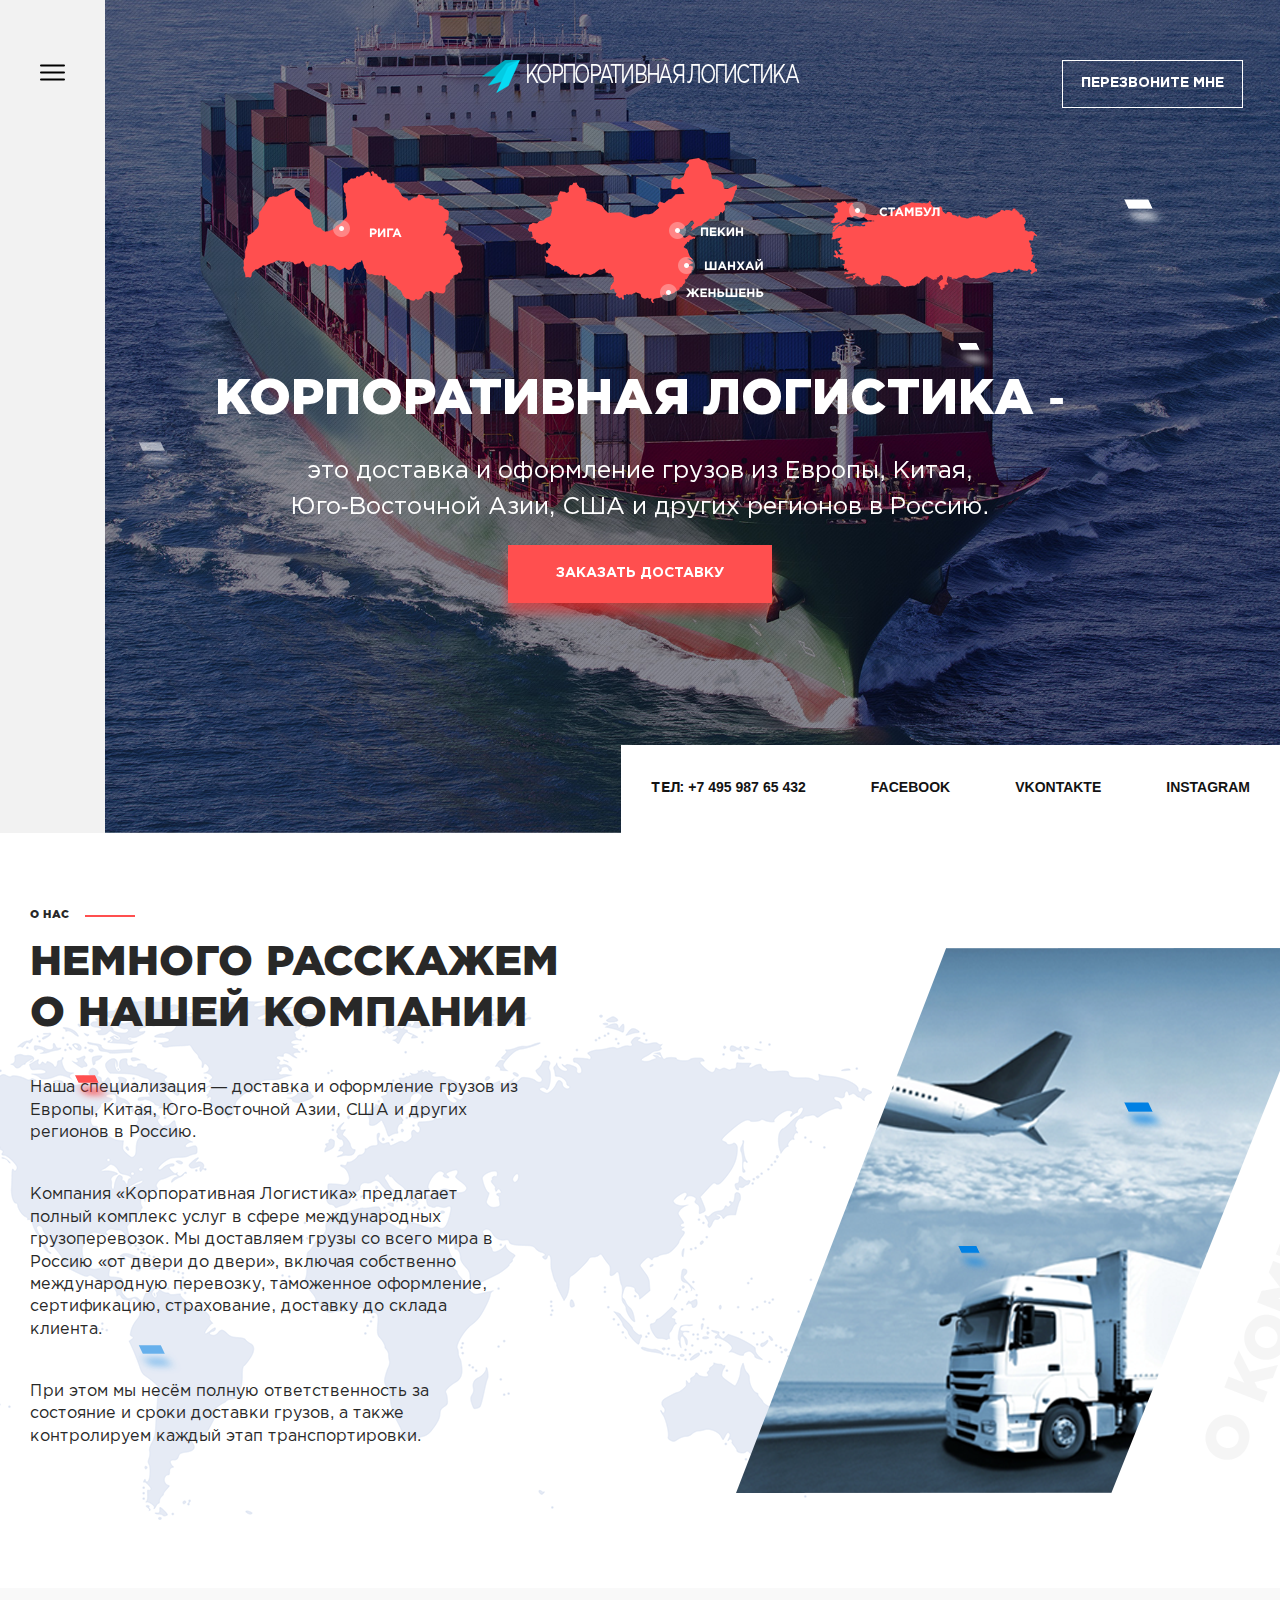
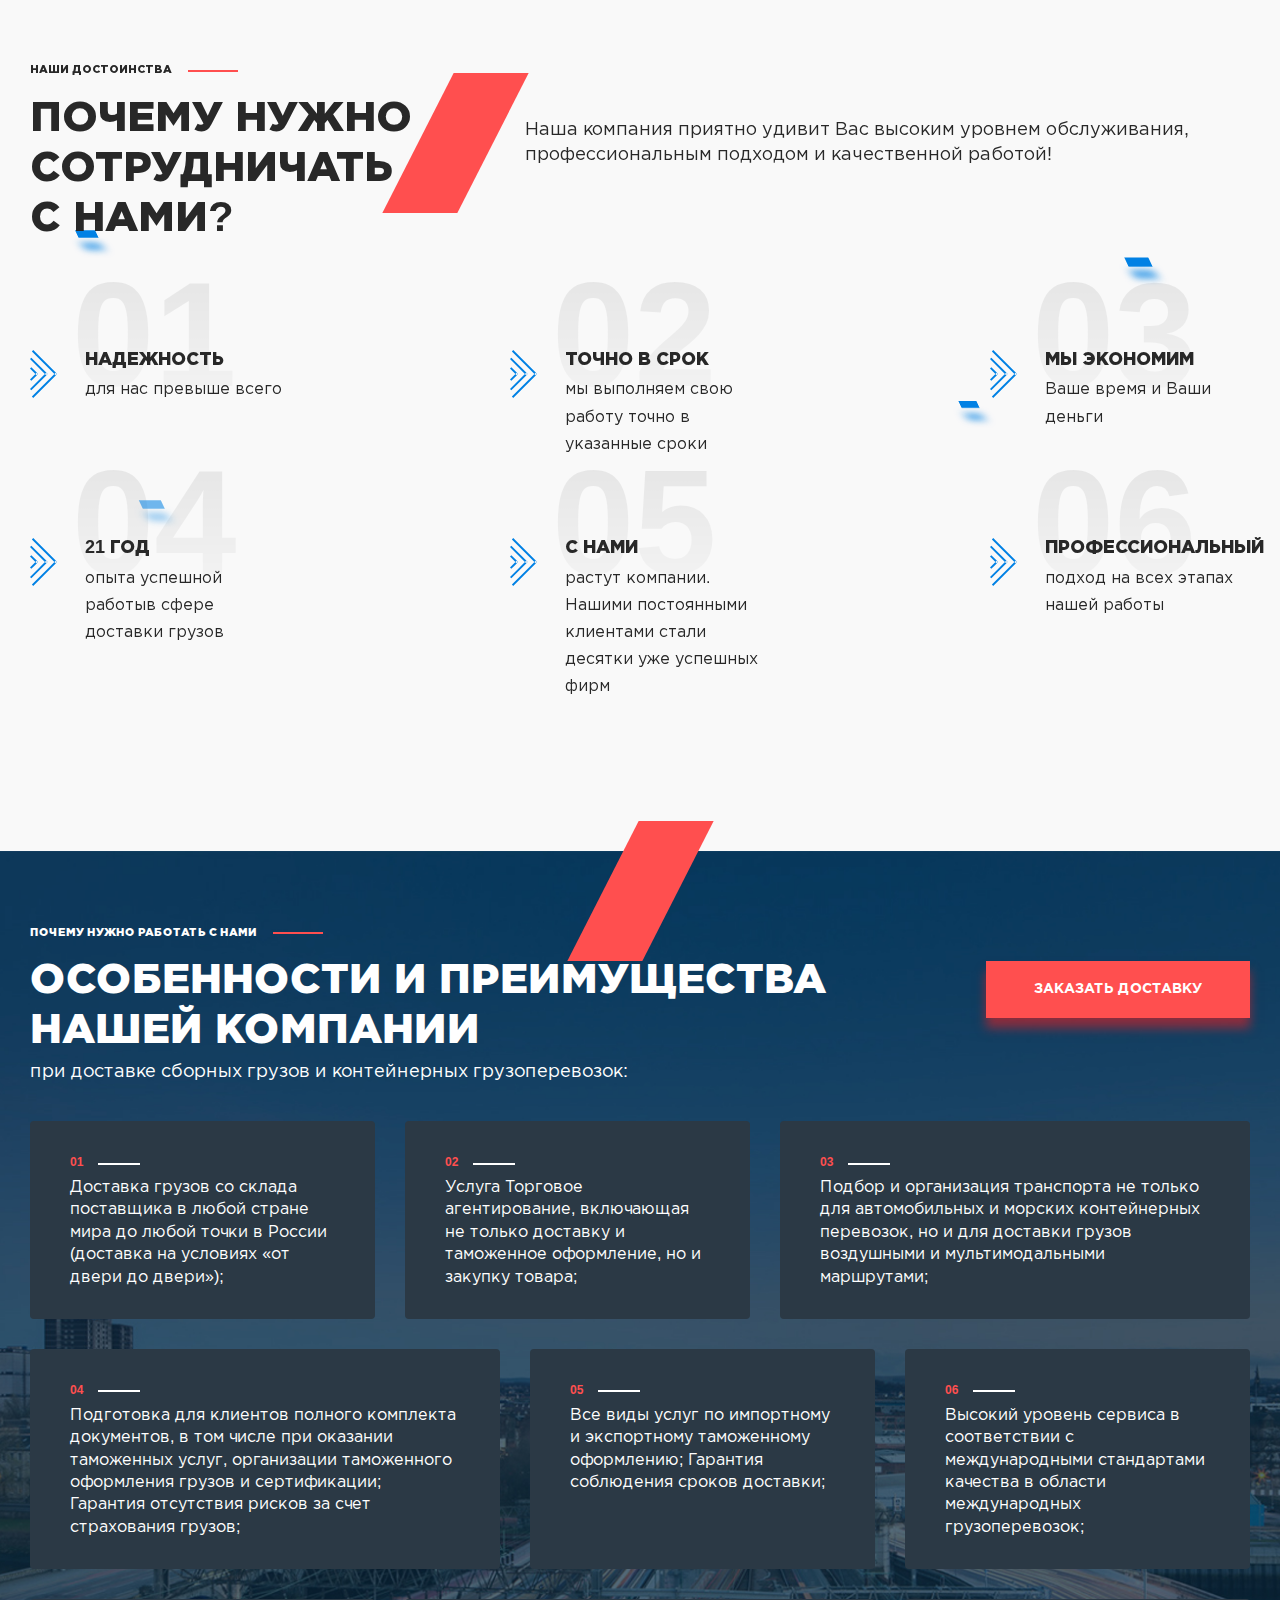
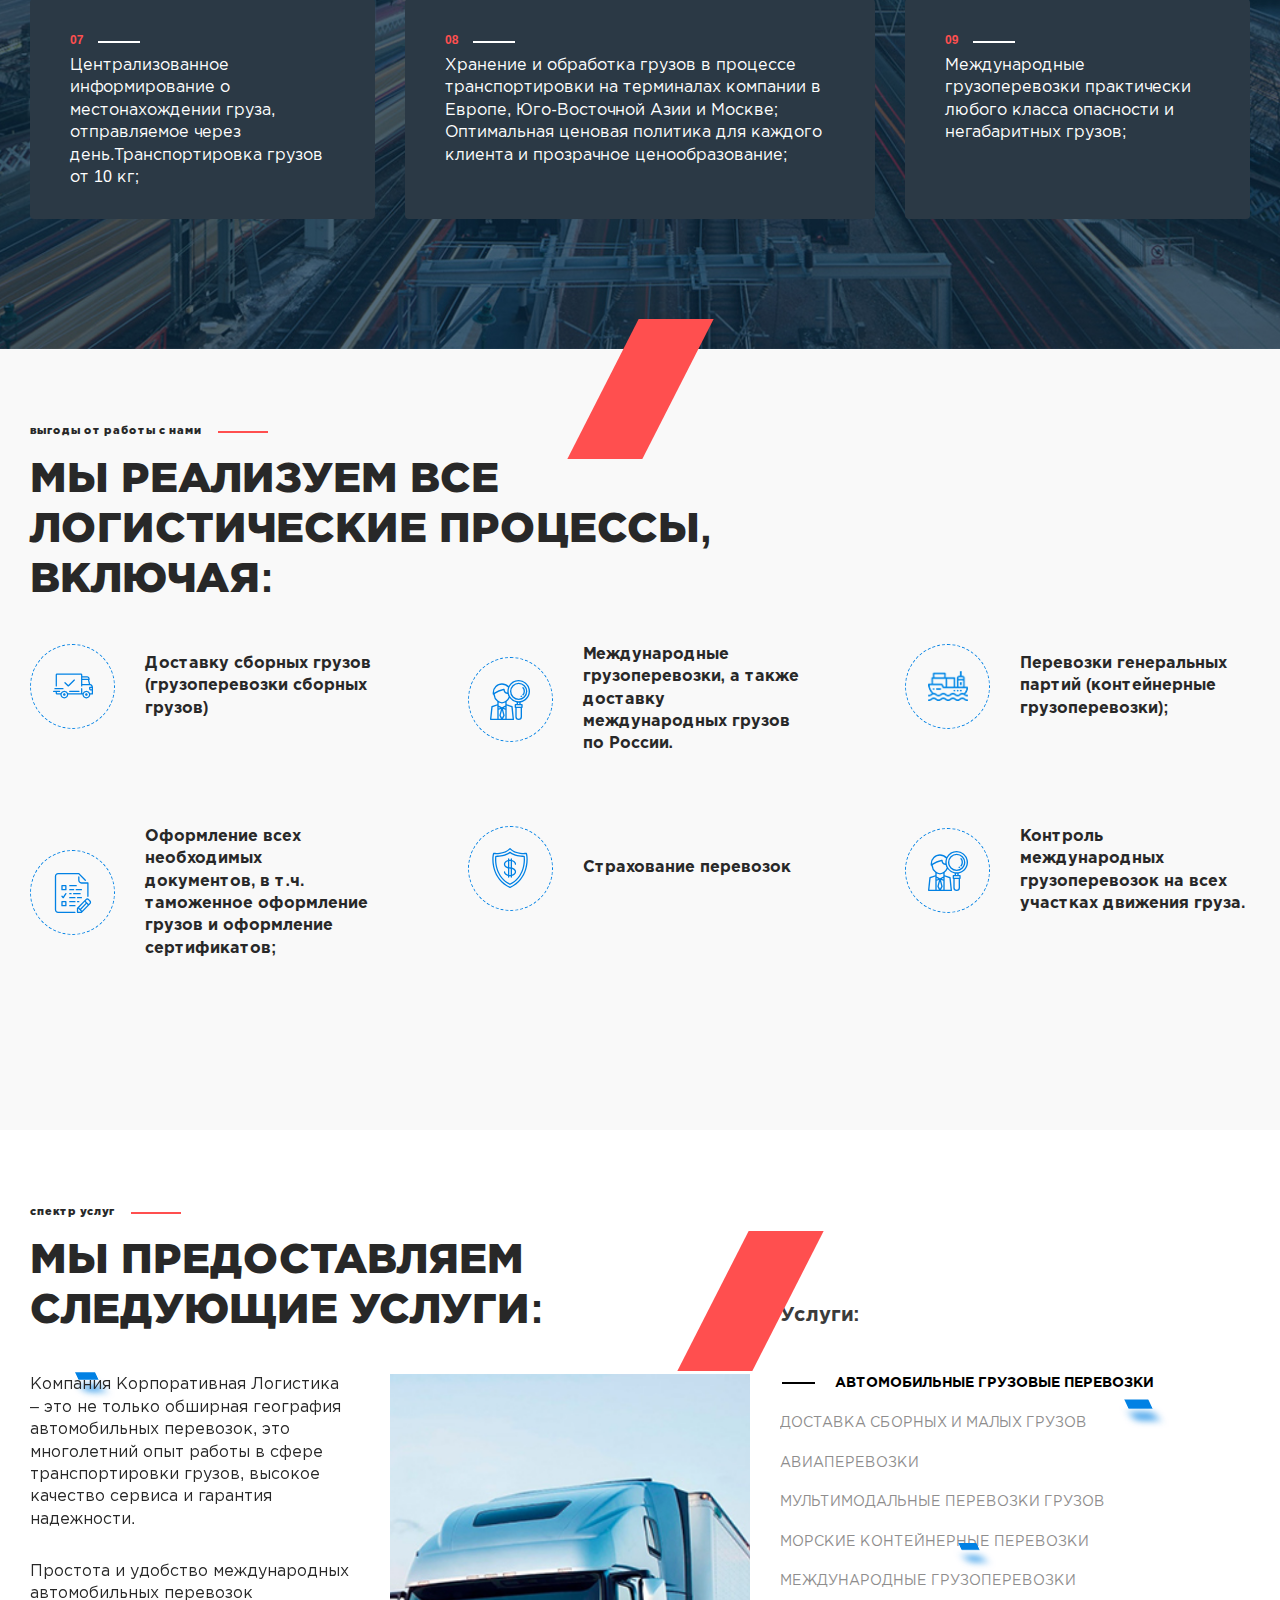
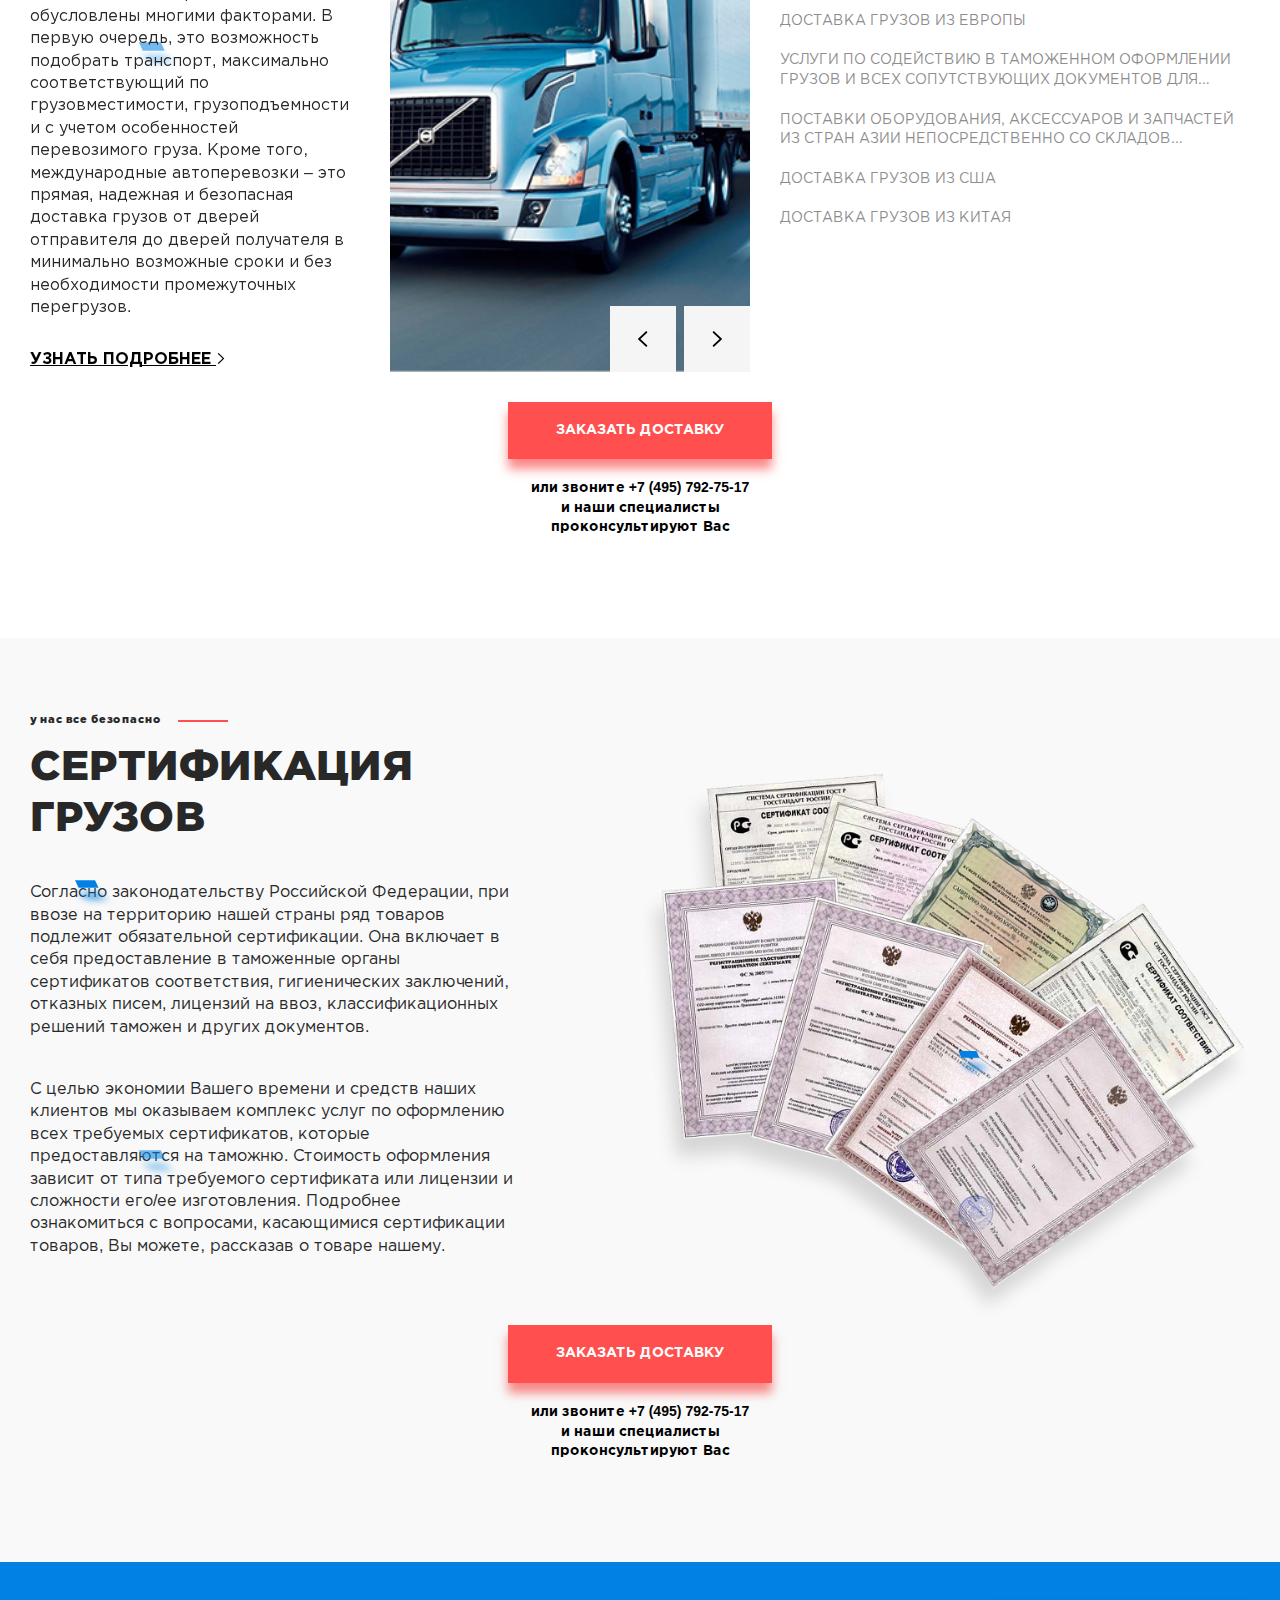
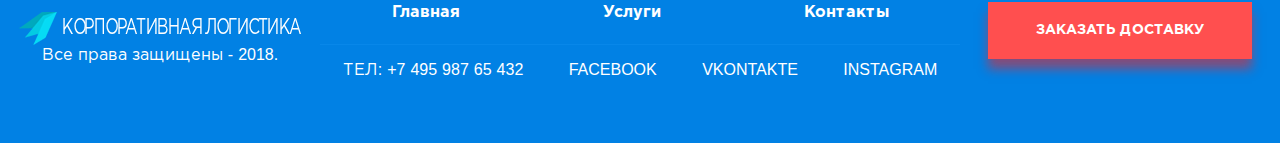
<file: docs/index.html>
<!doctype html>
<html>
  <head>
    <meta charset="utf-8">
    <title>Index page</title>
    <meta http-equiv="X-UA-Compatible" content="IE=Edge">
    <meta name="viewport" content="width=device-width, initial-scale=1">
    <meta name="theme-color" content="#fff">
    <meta name="format-detection" content="telephone=no">
    <link href="https://fonts.googleapis.com/css?family=Exo+2:400,700&amp;subset=cyrillic" rel="stylesheet">
    <link rel="stylesheet" media="all" href="css/app.css"> </head>
  <body>
    <!-- BEGIN content -->
    <div class="out">
      <header class="main-header">
        <div class="particle-container">
          <div class="particle"></div>
          <div class="particle"></div>
          <div class="particle"></div>
          <div class="particle"></div>
        </div>
        <div class="main-header-slider">
          <div class="main-header-slide" style="background-image: url('img/header-bg.jpg')"></div>
          <div class="main-header-slide" style="background-image: url('img/header-bg.jpg')"></div>
          <div class="main-header-slide" style="background-image: url('img/header-bg.jpg')"></div>
        </div>
        <div class="container">
          <div class="header-block">
            <div class="menu-btn">
              <svg class="icon icon-menu">
                <use xlink:href="img/sprite.svg#icon-menu"></use>
              </svg>
            </div>
            <nav class="main-nav">
              <div class="nav-logo">
                <div class="logo">
                  <img class="logo-img" width="25" height="22" src="img/logo.png" alt="корпоративная логистика">
                  <span class="logo-text">корпоративная логистика</span>
                </div>
              </div>
              <ul class="nav-list">
                <li class="nav-item">
                  <a class="nav-link active" href="index.html">Главная</a>
                </li>
                <li class="nav-item">
                  <a class="nav-link" href="services.html">Услуги</a>
                </li>
                <li class="nav-item">
                  <a class="nav-link" href="contacts.html">Контакты</a>
                </li>
              </ul>
              <div class="nav-social">
                <ul class="nav-social-list">
                  <li class="nav-social-item">
                    <a class="nav-social-link" href="#">facebook</a>
                  </li>
                  <li class="nav-social-item">
                    <a class="nav-social-link" href="#">vkontakte</a>
                  </li>
                  <li class="nav-social-item">
                    <a class="nav-social-link" href="#">instagram</a>
                  </li>
                </ul>
              </div>
            </nav>
            <div class="main-logo">
              <div class="logo">
                <img class="logo-img" width="25" height="22" src="img/logo.png" alt="корпоративная логистика">
                <span class="logo-text">корпоративная логистика</span>
              </div>
            </div>
            <div class="header-btn">
              <a href="#callback-popup" class="btn call-btn open-popup-link">Перезвоните мне</a>
            </div>
            <div class="header-map">
              <img src="img/map.png" alt=""> </div>
            <div class="hero">
              <h1 class="main-title"> Корпоративная логистика - </h1>
              <p class="hero-text"> это доставка и оформление грузов из Европы, Китая, Юго-Восточной Азии, США и других регионов в Россию. </p>
              <a href="#order-popup" class="btn btn-primary hero-btn open-popup-link">заказать доставку</a>
            </div>
            <div class="header-next">
              <button class="btn btn-next">смотреть дальше</button>
            </div>
            <div class="header-social">
              <ul class="header-social-list">
                <li class="header-social-item">Тел: +7 495 987 65 432</li>
                <li class="header-social-item">
                  <a class="header-social-link" href="#">facebook</a>
                </li>
                <li class="header-social-item">
                  <a class="header-social-link" href="#">vkontakte</a>
                </li>
                <li class="header-social-item">
                  <a class="header-social-link" href="#">instagram</a>
                </li>
              </ul>
            </div>
          </div>
        </div>
      </header>
      <main class="main-content">
        <section class="sect about" id="about">
          <div class="particle-container">
            <div class="particle blue"></div>
            <div class="particle blue"></div>
            <div class="particle red"></div>
            <div class="particle blue"></div>
          </div>
          <div class="container-small">
            <h2 class="sect-subtitle">О НАС</h2>
            <h3 class="sect-title">НЕМНОГО РАССКАЖЕМ О НАШЕЙ КОМПАНИИ</h3>
            <div class="about-block">
              <p class="sect-text"> Наша специализация — доставка и оформление грузов из Европы, Китая, Юго-Восточной Азии, США и других регионов в Россию. </p>
              <p class="sect-text"> Компания «Корпоративная Логистика» предлагает полный комплекс услуг в сфере международных грузоперевозок. Мы доставляем грузы со всего мира в Россию «от двери до двери», включая собственно международную перевозку, таможенное оформление,
                сертификацию, страхование, доставку до склада клиента. </p>
              <p class="sect-text"> При этом мы несём полную ответственность за состояние и сроки доставки грузов, а также контролируем каждый этап транспортировки. </p>
              <!-- <div class="sect-btn">
          <div class="about-download">
            <a class="download-btn" href="#">
              Скачать файл с реквизитами компании
            </a>
          </div>
        </div> --></div>
          </div>
        </section>
        <section class="sect why">
          <div class="particle-container">
            <div class="particle blue"></div>
            <div class="particle blue"></div>
            <div class="particle blue"></div>
            <div class="particle blue"></div>
          </div>
          <div class="container-small">
            <h2 class="sect-subtitle">НАШИ ДОСТОИНСТВА</h2>
            <h3 class="sect-title">Почему нужно сотрудничать с нами?</h3>
            <div class="why-block">
              <div class="why-col">
                <div class="why-item">
                  <b class="why-item-title">НАДЕЖНОСТЬ</b>
                  <span class="why-item-subtitle">01</span>
                  <p class="why-item-text">для нас превыше всего</p>
                </div>
              </div>
              <div class="why-col">
                <div class="why-item">
                  <b class="why-item-title">ТОЧНО В СРОК</b>
                  <span class="why-item-subtitle">02</span>
                  <p class="why-item-text">мы выполняем свою работу точно в указанные сроки</p>
                </div>
              </div>
              <div class="why-col">
                <div class="why-item">
                  <b class="why-item-title">МЫ ЭКОНОМИМ</b>
                  <span class="why-item-subtitle">03</span>
                  <p class="why-item-text">Ваше время и Ваши деньги</p>
                </div>
              </div>
              <div class="w-100"></div>
              <div class="why-col">
                <div class="why-item">
                  <b class="why-item-title">21 ГОД</b>
                  <span class="why-item-subtitle">04</span>
                  <p class="why-item-text">опыта успешной работыв сфере доставки грузов</p>
                </div>
              </div>
              <div class="why-col">
                <div class="why-item">
                  <b class="why-item-title">с нами</b>
                  <span class="why-item-subtitle">05</span>
                  <p class="why-item-text">растут компании. Нашими постоянными клиентами стали десятки уже успешных фирм</p>
                </div>
              </div>
              <div class="why-col">
                <div class="why-item">
                  <b class="why-item-title">профессиональный</b>
                  <span class="why-item-subtitle">06</span>
                  <p class="why-item-text">подход на всех этапах нашей работы</p>
                </div>
              </div>
            </div>
            <p class="sect-text why-text"> Наша компания приятно удивит Вас высоким уровнем обслуживания, профессиональным подходом и качественной работой! </p>
          </div>
        </section>
        <section class="sect features">
          <div class="container-small">
            <h2 class="sect-subtitle">ПОЧЕМУ НУЖНО РАБОТАТЬ С НАМИ</h2>
            <h3 class="sect-title">ОСОБЕННОСТИ И ПРЕИМУЩЕСТВА НАШЕЙ КОМПАНИИ
              <span class="features-title-help">при доставке сборных грузов и контейнерных грузоперевозок:</span>
            </h3>
            <div class="features-block">
              <div class="features-col">
                <div class="features-item">
                  <span class="features-item-title">01</span>
                  <p class="features-item-text"> Доставка грузов со склада поставщика в любой стране мира до любой точки в России (доставка на условиях «от двери до двери»); </p>
                </div>
              </div>
              <div class="features-col">
                <div class="features-item">
                  <span class="features-item-title">02</span>
                  <p class="features-item-text"> Услуга Торговое агентирование, включающая не только доставку и таможенное оформление, но и закупку товара; </p>
                </div>
              </div>
              <div class="features-col features-col-4">
                <div class="features-item">
                  <span class="features-item-title">03</span>
                  <p class="features-item-text"> Подбор и организация транспорта не только для автомобильных и морских контейнерных перевозок, но и для доставки грузов воздушными и мультимодальными маршрутами; </p>
                </div>
              </div>
              <div class="features-col features-col-4">
                <div class="features-item">
                  <span class="features-item-title">04</span>
                  <p class="features-item-text"> Подготовка для клиентов полного комплекта документов, в том числе при оказании таможенных услуг, организации таможенного оформления грузов и сертификации; Гарантия отсутствия рисков за счет страхования грузов; </p>
                </div>
              </div>
              <div class="features-col">
                <div class="features-item">
                  <span class="features-item-title">05</span>
                  <p class="features-item-text"> Все виды услуг по импортному и экспортному таможенному оформлению; Гарантия соблюдения сроков доставки; </p>
                </div>
              </div>
              <div class="features-col">
                <div class="features-item">
                  <span class="features-item-title">06</span>
                  <p class="features-item-text"> Высокий уровень сервиса в соответствии с международными стандартами качества в области международных грузоперевозок; </p>
                </div>
              </div>
              <div class="features-col">
                <div class="features-item">
                  <span class="features-item-title">07</span>
                  <p class="features-item-text"> Централизованное информирование о местонахождении груза, отправляемое через день.Транспортировка грузов от 10 кг; </p>
                </div>
              </div>
              <div class="features-col features-col-4">
                <div class="features-item">
                  <span class="features-item-title">08</span>
                  <p class="features-item-text"> Хранение и обработка грузов в процессе транспортировки на терминалах компании в Европе, Юго-Восточной Азии и Москве; Оптимальная ценовая политика для каждого клиента и прозрачное ценообразование; </p>
                </div>
              </div>
              <div class="features-col">
                <div class="features-item">
                  <span class="features-item-title">09</span>
                  <p class="features-item-text"> Международные грузоперевозки практически любого класса опасности и негабаритных грузов; </p>
                </div>
              </div>
            </div>
            <div class="sect-btn features-btn">
              <a href="#order-popup" class="btn btn-primary open-popup-link">заказать доставку</a>
            </div>
          </div>
        </section>
        <section class="sect advantages">
          <div class="container-small">
            <h2 class="sect-subtitle">выгоды от работы с нами</h2>
            <h3 class="sect-title">Мы реализуем все логистические процессы, включая:</h3>
            <div class="advantages-block">
              <div class="advantages-col">
                <div class="advantages-item">
                  <div class="advantages-item-icon">
                    <svg class="icon icon-adv-car">
                      <use xlink:href="img/sprite.svg#icon-adv-car"></use>
                    </svg>
                  </div>
                  <p class="advantages-item-text">Доставку сборных грузов (грузоперевозки сборных грузов)</p>
                </div>
              </div>
              <div class="advantages-col">
                <div class="advantages-item">
                  <div class="advantages-item-icon">
                    <svg class="icon icon-adv-world">
                      <use xlink:href="img/sprite.svg#icon-adv-world"></use>
                    </svg>
                  </div>
                  <p class="advantages-item-text">Международные грузоперевозки, а также доставку международных грузов по России.</p>
                </div>
              </div>
              <div class="advantages-col">
                <div class="advantages-item">
                  <div class="advantages-item-icon">
                    <svg class="icon icon-adv-ship">
                      <use xlink:href="img/sprite.svg#icon-adv-ship"></use>
                    </svg>
                  </div>
                  <p class="advantages-item-text">Перевозки генеральных партий (контейнерные грузоперевозки);</p>
                </div>
              </div>
              <div class="advantages-col">
                <div class="advantages-item">
                  <div class="advantages-item-icon">
                    <svg class="icon icon-adv-doc">
                      <use xlink:href="img/sprite.svg#icon-adv-doc"></use>
                    </svg>
                  </div>
                  <p class="advantages-item-text">Оформление всех необходимых документов, в т.ч. таможенное оформление грузов и оформление сертификатов;</p>
                </div>
              </div>
              <div class="advantages-col">
                <div class="advantages-item">
                  <div class="advantages-item-icon">
                    <svg class="icon icon-adv-shild">
                      <use xlink:href="img/sprite.svg#icon-adv-shild"></use>
                    </svg>
                  </div>
                  <p class="advantages-item-text">Страхование перевозок</p>
                </div>
              </div>
              <div class="advantages-col">
                <div class="advantages-item">
                  <div class="advantages-item-icon">
                    <svg class="icon icon-adv-scope">
                      <use xlink:href="img/sprite.svg#icon-adv-scope"></use>
                    </svg>
                  </div>
                  <p class="advantages-item-text">Контроль международных грузоперевозок на всех участках движения груза.</p>
                </div>
              </div>
            </div>
          </div>
        </section>
        <section class="sect services">
          <div class="particle-container">
            <div class="particle blue"></div>
            <div class="particle blue"></div>
            <div class="particle blue"></div>
            <div class="particle blue"></div>
          </div>
          <div class="container-small">
            <h2 class="sect-subtitle">спектр услуг</h2>
            <h3 class="sect-title">Мы предоставляем следующие услуги:</h3>
            <div class="services-block">
              <div class="services-col services-col-6">
                <div class="services-slider-slides">
                  <div class="services-slider-slide">
                    <div class="services-slide-content">
                      <div class="services-slide-text">
                        <p class="sect-text"> Компания Корпоративная Логистика – это не только обширная география автомобильных перевозок, это многолетний опыт работы в сфере транспортировки грузов, высокое качество сервиса и гарантия надежности. </p>
                        <p class="sect-text">
                        Простота и удобство международных автомобильных перевозок обусловлены многими факторами. В первую очередь, это возможность подобрать транспорт, максимально соответствующий по грузовместимости, грузоподъемности и с учетом особенностей
                          перевозимого груза. Кроме того, международные автоперевозки – это прямая, надежная и безопасная доставка грузов от дверей отправителя до дверей получателя в минимально возможные сроки и без необходимости промежуточных перегрузов.
                          </p>
                        <a class="services-slide-link" href="item.html">Узнать подробнее
                          <svg class="icon icon-arrow">
                            <use xlink:href="img/sprite.svg#icon-arrow"></use>
                          </svg>
                        </a>
                      </div>
                      <div class="services-slide-img">
                        <img src="img/services.jpg" width="417" height="458" alt=""> </div>
                      <div class="services-slider-arrows">
                        <div class="services-slider-prev">
                          <svg class="icon icon-arrow">
                            <use xlink:href="img/sprite.svg#icon-arrow"></use>
                          </svg>
                        </div>
                        <div class="services-slider-next">
                          <svg class="icon icon-arrow">
                            <use xlink:href="img/sprite.svg#icon-arrow"></use>
                          </svg>
                        </div>
                      </div>
                    </div>
                  </div>
                  <div class="services-slider-slide">
                    <div class="services-slide-content">
                      <div class="services-slide-text">
                        <p class="sect-text"> Компания Корпоративная Логистика – это не только обширная география автомобильных перевозок, это многолетний опыт работы в сфере транспортировки грузов, высокое качество сервиса и гарантия надежности. </p>
                        <p class="sect-text">
                        Простота и удобство международных автомобильных перевозок обусловлены многими факторами. В первую очередь, это возможность подобрать транспорт, максимально соответствующий по грузовместимости, грузоподъемности и с учетом особенностей
                          перевозимого груза. Кроме того, международные автоперевозки – это прямая, надежная и безопасная доставка грузов от дверей отправителя до дверей получателя в минимально возможные сроки и без необходимости промежуточных перегрузов.
                          </p>
                        <a class="services-slide-link" href="item.html">Узнать подробнее
                          <svg class="icon icon-arrow">
                            <use xlink:href="img/sprite.svg#icon-arrow"></use>
                          </svg>
                        </a>
                      </div>
                      <div class="services-slide-img">
                        <img src="img/services.jpg" width="417" height="458" alt=""> </div>
                      <div class="services-slider-arrows">
                        <div class="services-slider-prev">
                          <svg class="icon icon-arrow">
                            <use xlink:href="img/sprite.svg#icon-arrow"></use>
                          </svg>
                        </div>
                        <div class="services-slider-next">
                          <svg class="icon icon-arrow">
                            <use xlink:href="img/sprite.svg#icon-arrow"></use>
                          </svg>
                        </div>
                      </div>
                    </div>
                  </div>
                  <div class="services-slider-slide">
                    <div class="services-slide-content">
                      <div class="services-slide-text">
                        <p class="sect-text"> Компания Корпоративная Логистика – это не только обширная география автомобильных перевозок, это многолетний опыт работы в сфере транспортировки грузов, высокое качество сервиса и гарантия надежности. </p>
                        <p class="sect-text">
                        Простота и удобство международных автомобильных перевозок обусловлены многими факторами. В первую очередь, это возможность подобрать транспорт, максимально соответствующий по грузовместимости, грузоподъемности и с учетом особенностей
                          перевозимого груза. Кроме того, международные автоперевозки – это прямая, надежная и безопасная доставка грузов от дверей отправителя до дверей получателя в минимально возможные сроки и без необходимости промежуточных перегрузов.
                          </p>
                        <a class="services-slide-link" href="item.html">Узнать подробнее
                          <svg class="icon icon-arrow">
                            <use xlink:href="img/sprite.svg#icon-arrow"></use>
                          </svg>
                        </a>
                      </div>
                      <div class="services-slide-img">
                        <img src="img/services.jpg" width="417" height="458" alt=""> </div>
                      <div class="services-slider-arrows">
                        <div class="services-slider-prev">
                          <svg class="icon icon-arrow">
                            <use xlink:href="img/sprite.svg#icon-arrow"></use>
                          </svg>
                        </div>
                        <div class="services-slider-next">
                          <svg class="icon icon-arrow">
                            <use xlink:href="img/sprite.svg#icon-arrow"></use>
                          </svg>
                        </div>
                      </div>
                    </div>
                  </div>
                  <div class="services-slider-slide">
                    <div class="services-slide-content">
                      <div class="services-slide-text">
                        <p class="sect-text"> Компания Корпоративная Логистика – это не только обширная география автомобильных перевозок, это многолетний опыт работы в сфере транспортировки грузов, высокое качество сервиса и гарантия надежности. </p>
                        <p class="sect-text">
                        Простота и удобство международных автомобильных перевозок обусловлены многими факторами. В первую очередь, это возможность подобрать транспорт, максимально соответствующий по грузовместимости, грузоподъемности и с учетом особенностей
                          перевозимого груза. Кроме того, международные автоперевозки – это прямая, надежная и безопасная доставка грузов от дверей отправителя до дверей получателя в минимально возможные сроки и без необходимости промежуточных перегрузов.
                          </p>
                        <a class="services-slide-link" href="item.html">Узнать подробнее
                          <svg class="icon icon-arrow">
                            <use xlink:href="img/sprite.svg#icon-arrow"></use>
                          </svg>
                        </a>
                      </div>
                      <div class="services-slide-img">
                        <img src="img/services.jpg" width="417" height="458" alt=""> </div>
                      <div class="services-slider-arrows">
                        <div class="services-slider-prev">
                          <svg class="icon icon-arrow">
                            <use xlink:href="img/sprite.svg#icon-arrow"></use>
                          </svg>
                        </div>
                        <div class="services-slider-next">
                          <svg class="icon icon-arrow">
                            <use xlink:href="img/sprite.svg#icon-arrow"></use>
                          </svg>
                        </div>
                      </div>
                    </div>
                  </div>
                  <div class="services-slider-slide">
                    <div class="services-slide-content">
                      <div class="services-slide-text">
                        <p class="sect-text"> Компания Корпоративная Логистика – это не только обширная география автомобильных перевозок, это многолетний опыт работы в сфере транспортировки грузов, высокое качество сервиса и гарантия надежности. </p>
                        <p class="sect-text">
                        Простота и удобство международных автомобильных перевозок обусловлены многими факторами. В первую очередь, это возможность подобрать транспорт, максимально соответствующий по грузовместимости, грузоподъемности и с учетом особенностей
                          перевозимого груза. Кроме того, международные автоперевозки – это прямая, надежная и безопасная доставка грузов от дверей отправителя до дверей получателя в минимально возможные сроки и без необходимости промежуточных перегрузов.
                          </p>
                        <a class="services-slide-link" href="item.html">Узнать подробнее
                          <svg class="icon icon-arrow">
                            <use xlink:href="img/sprite.svg#icon-arrow"></use>
                          </svg>
                        </a>
                      </div>
                      <div class="services-slide-img">
                        <img src="img/services.jpg" width="417" height="458" alt=""> </div>
                      <div class="services-slider-arrows">
                        <div class="services-slider-prev">
                          <svg class="icon icon-arrow">
                            <use xlink:href="img/sprite.svg#icon-arrow"></use>
                          </svg>
                        </div>
                        <div class="services-slider-next">
                          <svg class="icon icon-arrow">
                            <use xlink:href="img/sprite.svg#icon-arrow"></use>
                          </svg>
                        </div>
                      </div>
                    </div>
                  </div>
                  <div class="services-slider-slide">
                    <div class="services-slide-content">
                      <div class="services-slide-text">
                        <p class="sect-text"> Компания Корпоративная Логистика – это не только обширная география автомобильных перевозок, это многолетний опыт работы в сфере транспортировки грузов, высокое качество сервиса и гарантия надежности. </p>
                        <p class="sect-text">
                        Простота и удобство международных автомобильных перевозок обусловлены многими факторами. В первую очередь, это возможность подобрать транспорт, максимально соответствующий по грузовместимости, грузоподъемности и с учетом особенностей
                          перевозимого груза. Кроме того, международные автоперевозки – это прямая, надежная и безопасная доставка грузов от дверей отправителя до дверей получателя в минимально возможные сроки и без необходимости промежуточных перегрузов.
                          </p>
                        <a class="services-slide-link" href="item.html">Узнать подробнее
                          <svg class="icon icon-arrow">
                            <use xlink:href="img/sprite.svg#icon-arrow"></use>
                          </svg>
                        </a>
                      </div>
                      <div class="services-slide-img">
                        <img src="img/services.jpg" width="417" height="458" alt=""> </div>
                      <div class="services-slider-arrows">
                        <div class="services-slider-prev">
                          <svg class="icon icon-arrow">
                            <use xlink:href="img/sprite.svg#icon-arrow"></use>
                          </svg>
                        </div>
                        <div class="services-slider-next">
                          <svg class="icon icon-arrow">
                            <use xlink:href="img/sprite.svg#icon-arrow"></use>
                          </svg>
                        </div>
                      </div>
                    </div>
                  </div>
                  <div class="services-slider-slide">
                    <div class="services-slide-content">
                      <div class="services-slide-text">
                        <p class="sect-text"> Компания Корпоративная Логистика – это не только обширная география автомобильных перевозок, это многолетний опыт работы в сфере транспортировки грузов, высокое качество сервиса и гарантия надежности. </p>
                        <p class="sect-text">
                        Простота и удобство международных автомобильных перевозок обусловлены многими факторами. В первую очередь, это возможность подобрать транспорт, максимально соответствующий по грузовместимости, грузоподъемности и с учетом особенностей
                          перевозимого груза. Кроме того, международные автоперевозки – это прямая, надежная и безопасная доставка грузов от дверей отправителя до дверей получателя в минимально возможные сроки и без необходимости промежуточных перегрузов.
                          </p>
                        <a class="services-slide-link" href="item.html">Узнать подробнее
                          <svg class="icon icon-arrow">
                            <use xlink:href="img/sprite.svg#icon-arrow"></use>
                          </svg>
                        </a>
                      </div>
                      <div class="services-slide-img">
                        <img src="img/services.jpg" width="417" height="458" alt=""> </div>
                      <div class="services-slider-arrows">
                        <div class="services-slider-prev">
                          <svg class="icon icon-arrow">
                            <use xlink:href="img/sprite.svg#icon-arrow"></use>
                          </svg>
                        </div>
                        <div class="services-slider-next">
                          <svg class="icon icon-arrow">
                            <use xlink:href="img/sprite.svg#icon-arrow"></use>
                          </svg>
                        </div>
                      </div>
                    </div>
                  </div>
                  <div class="services-slider-slide">
                    <div class="services-slide-content">
                      <div class="services-slide-text">
                        <p class="sect-text"> Компания Корпоративная Логистика – это не только обширная география автомобильных перевозок, это многолетний опыт работы в сфере транспортировки грузов, высокое качество сервиса и гарантия надежности. </p>
                        <p class="sect-text">
                        Простота и удобство международных автомобильных перевозок обусловлены многими факторами. В первую очередь, это возможность подобрать транспорт, максимально соответствующий по грузовместимости, грузоподъемности и с учетом особенностей
                          перевозимого груза. Кроме того, международные автоперевозки – это прямая, надежная и безопасная доставка грузов от дверей отправителя до дверей получателя в минимально возможные сроки и без необходимости промежуточных перегрузов.
                          </p>
                        <a class="services-slide-link" href="item.html">Узнать подробнее
                          <svg class="icon icon-arrow">
                            <use xlink:href="img/sprite.svg#icon-arrow"></use>
                          </svg>
                        </a>
                      </div>
                      <div class="services-slide-img">
                        <img src="img/services.jpg" width="417" height="458" alt=""> </div>
                      <div class="services-slider-arrows">
                        <div class="services-slider-prev">
                          <svg class="icon icon-arrow">
                            <use xlink:href="img/sprite.svg#icon-arrow"></use>
                          </svg>
                        </div>
                        <div class="services-slider-next">
                          <svg class="icon icon-arrow">
                            <use xlink:href="img/sprite.svg#icon-arrow"></use>
                          </svg>
                        </div>
                      </div>
                    </div>
                  </div>
                  <div class="services-slider-slide">
                    <div class="services-slide-content">
                      <div class="services-slide-text">
                        <p class="sect-text"> Компания Корпоративная Логистика – это не только обширная география автомобильных перевозок, это многолетний опыт работы в сфере транспортировки грузов, высокое качество сервиса и гарантия надежности. </p>
                        <p class="sect-text">
                        Простота и удобство международных автомобильных перевозок обусловлены многими факторами. В первую очередь, это возможность подобрать транспорт, максимально соответствующий по грузовместимости, грузоподъемности и с учетом особенностей
                          перевозимого груза. Кроме того, международные автоперевозки – это прямая, надежная и безопасная доставка грузов от дверей отправителя до дверей получателя в минимально возможные сроки и без необходимости промежуточных перегрузов.
                          </p>
                        <a class="services-slide-link" href="item.html">Узнать подробнее
                          <svg class="icon icon-arrow">
                            <use xlink:href="img/sprite.svg#icon-arrow"></use>
                          </svg>
                        </a>
                      </div>
                      <div class="services-slide-img">
                        <img src="img/services.jpg" width="417" height="458" alt=""> </div>
                      <div class="services-slider-arrows">
                        <div class="services-slider-prev">
                          <svg class="icon icon-arrow">
                            <use xlink:href="img/sprite.svg#icon-arrow"></use>
                          </svg>
                        </div>
                        <div class="services-slider-next">
                          <svg class="icon icon-arrow">
                            <use xlink:href="img/sprite.svg#icon-arrow"></use>
                          </svg>
                        </div>
                      </div>
                    </div>
                  </div>
                  <div class="services-slider-slide">
                    <div class="services-slide-content">
                      <div class="services-slide-text">
                        <p class="sect-text"> Компания Корпоративная Логистика – это не только обширная география автомобильных перевозок, это многолетний опыт работы в сфере транспортировки грузов, высокое качество сервиса и гарантия надежности. </p>
                        <p class="sect-text">
                        Простота и удобство международных автомобильных перевозок обусловлены многими факторами. В первую очередь, это возможность подобрать транспорт, максимально соответствующий по грузовместимости, грузоподъемности и с учетом особенностей
                          перевозимого груза. Кроме того, международные автоперевозки – это прямая, надежная и безопасная доставка грузов от дверей отправителя до дверей получателя в минимально возможные сроки и без необходимости промежуточных перегрузов.
                          </p>
                        <a class="services-slide-link" href="item.html">Узнать подробнее
                          <svg class="icon icon-arrow">
                            <use xlink:href="img/sprite.svg#icon-arrow"></use>
                          </svg>
                        </a>
                      </div>
                      <div class="services-slide-img">
                        <img src="img/services.jpg" width="417" height="458" alt=""> </div>
                      <div class="services-slider-arrows">
                        <div class="services-slider-prev">
                          <svg class="icon icon-arrow">
                            <use xlink:href="img/sprite.svg#icon-arrow"></use>
                          </svg>
                        </div>
                        <div class="services-slider-next">
                          <svg class="icon icon-arrow">
                            <use xlink:href="img/sprite.svg#icon-arrow"></use>
                          </svg>
                        </div>
                      </div>
                    </div>
                  </div>
                  <div class="services-slider-slide">
                    <div class="services-slide-content">
                      <div class="services-slide-text">
                        <p class="sect-text"> Компания Корпоративная Логистика – это не только обширная география автомобильных перевозок, это многолетний опыт работы в сфере транспортировки грузов, высокое качество сервиса и гарантия надежности. </p>
                        <p class="sect-text">
                        Простота и удобство международных автомобильных перевозок обусловлены многими факторами. В первую очередь, это возможность подобрать транспорт, максимально соответствующий по грузовместимости, грузоподъемности и с учетом особенностей
                          перевозимого груза. Кроме того, международные автоперевозки – это прямая, надежная и безопасная доставка грузов от дверей отправителя до дверей получателя в минимально возможные сроки и без необходимости промежуточных перегрузов.
                          </p>
                        <a class="services-slide-link" href="item.html">Узнать подробнее
                          <svg class="icon icon-arrow">
                            <use xlink:href="img/sprite.svg#icon-arrow"></use>
                          </svg>
                        </a>
                      </div>
                      <div class="services-slide-img">
                        <img src="img/services.jpg" width="417" height="458" alt=""> </div>
                      <div class="services-slider-arrows">
                        <div class="services-slider-prev">
                          <svg class="icon icon-arrow">
                            <use xlink:href="img/sprite.svg#icon-arrow"></use>
                          </svg>
                        </div>
                        <div class="services-slider-next">
                          <svg class="icon icon-arrow">
                            <use xlink:href="img/sprite.svg#icon-arrow"></use>
                          </svg>
                        </div>
                      </div>
                    </div>
                  </div>
                </div>
              </div>
              <div class="services-col services-col-4">
                <b class="services-list-title">Услуги:</b>
                <ul class="services-list">
                  <li class="services-list-item">
                    <a href="item.html" class="services-list-link" data-slide=0>
                      <span class="services-list-text">Автомобильные грузовые перевозки</span>
                    </a>
                  </li>
                  <li class="services-list-item">
                    <a href="item.html" class="services-list-link" data-slide=1>
                      <span class="services-list-text">ДОСТАВКА СБОРНЫХ И МАЛЫХ ГРУЗОВ</span>
                    </a>
                  </li>
                  <li class="services-list-item">
                    <a href="item.html" class="services-list-link" data-slide=2>
                      <span class="services-list-text">Авиаперевозки</span>
                    </a>
                  </li>
                  <li class="services-list-item">
                    <a href="item.html" class="services-list-link" data-slide=3>
                      <span class="services-list-text">МУЛЬТИМОДАЛЬНЫЕ ПЕРЕВОЗКИ ГРУЗОВ</span>
                    </a>
                  </li>
                  <li class="services-list-item">
                    <a href="item.html" class="services-list-link" data-slide=4>
                      <span class="services-list-text">МОРСКИЕ КОНТЕЙНЕРНЫЕ ПЕРЕВОЗКИ</span>
                    </a>
                  </li>
                  <li class="services-list-item">
                    <a href="item.html" class="services-list-link" data-slide=5>
                      <span class="services-list-text">МЕЖДУНАРОДНЫЕ ГРУЗОПЕРЕВОЗКИ</span>
                    </a>
                  </li>
                  <li class="services-list-item">
                    <a href="item.html" class="services-list-link" data-slide=6>
                      <span class="services-list-text">ДОСТАВКА ГРУЗОВ ИЗ ЕВРОПЫ</span>
                    </a>
                  </li>
                  <li class="services-list-item">
                    <a href="item.html" class="services-list-link" data-slide=7>
                      <span class="services-list-text">услуги по содействию в таможенном оформлении грузов и всех сопутствующих документов для прохождения необходимых процедур.</span>
                    </a>
                  </li>
                  <li class="services-list-item">
                    <a href="item.html" class="services-list-link" data-slide=8>
                      <span class="services-list-text">поставки оборудования, аксессуаров и запчастей из стран Азии непосредственно со складов заводов-изготовителей.</span>
                    </a>
                  </li>
                  <li class="services-list-item">
                    <a href="item.html" class="services-list-link" data-slide=9>
                      <span class="services-list-text">Доставка грузов из США</span>
                    </a>
                  </li>
                  <li class="services-list-item">
                    <a href="item.html" class="services-list-link" data-slide=10>
                      <span class="services-list-text">Доставка грузов из КИТАЯ</span>
                    </a>
                  </li>
                </ul>
              </div>
            </div>
            <div class="sect-btn services-btn">
              <a href="#order-popup" class="btn btn-primary open-popup-link">заказать доставку</a>
              <p class="certification-text"> или звоните +7 (495) 792-75-17
                <br /> и наши специалисты проконсультируют Вас </p>
            </div>
          </div>
        </section>
        <section class="sect certification">
          <div class="particle-container">
            <div class="particle blue"></div>
            <div class="particle blue"></div>
            <div class="particle blue"></div>
          </div>
          <div class="container-small">
            <h2 class="sect-subtitle">у нас все безопасно</h2>
            <h3 class="sect-title">Сертификация грузов</h3>
            <div class="certification-block">
              <div class="certification-col-4">
                <p class="sect-text"> Согласно законодательству Российской Федерации, при ввозе на территорию нашей страны ряд товаров подлежит обязательной сертификации. Она включает в себя предоставление в таможенные органы сертификатов соответствия, гигиенических заключений,
                  отказных писем, лицензий на ввоз, классификационных решений таможен и других документов. </p>
                <p class="sect-text"> С целью экономии Вашего времени и средств наших клиентов мы оказываем комплекс услуг по оформлению всех требуемых сертификатов, которые предоставляются на таможню. Стоимость оформления зависит от типа требуемого сертификата или лицензии
                  и сложности его/ее изготовления. Подробнее ознакомиться с вопросами, касающимися сертификации товаров, Вы можете, рассказав о товаре нашему. </p>
              </div>
              <div class="certification-col-5">
                <div class="certification-img">
                  <img src="img/sertification-bg.png" alt="" size="100vw"> </div>
              </div>
            </div>
            <div class="sect-btn certification-btn">
              <a href="#order-popup" class="btn btn-primary open-popup-link">заказать доставку</a>
              <p class="certification-text"> или звоните +7 (495) 792-75-17
                <br /> и наши специалисты проконсультируют Вас </p>
            </div>
          </div>
        </section>
        <!-- <section class="sect  feedbacks">
      <div class="particle-container">
          <div class="particle blue"></div>
          <div class="particle blue"></div>
      </div>
    <div class="container-small">
      <h2 class="sect-subtitle">узнайте что о нас говорят</h2>
      <h3 class="sect-title">отзывы наших клиентов</h3>
      <div class="slider">
        <div class="slider-arrows">
          <div class="slider-count">
              <span class="slider-count-current">01</span>
              <span class="slider-count-all">/00</span>
          </div>
          <div class="slider-prev">
<svg class="icon icon-arrow"><use xlink:href="img/sprite.svg#icon-arrow"></use></svg>
</div>
          <div class="slider-next">
<svg class="icon icon-arrow"><use xlink:href="img/sprite.svg#icon-arrow"></use></svg>
</div>
        </div>
        <div class="slider-slides">

            <div class="slider-slide">
                  <div class="slide-content">
                    <div class="slide-user">
                      <img class="slide-img" src="img/avatar.jpg" alt="" width="68" height="68">
                      <span class="slide-username">Артем Витальевичь</span>
                      <span class="slide-usertitle">директор ооо “Газпром”</span>
                    </div>
                    <p class="slide-text">
                      Согласно законодательству Российской Федерации, при ввозе на территорию
                      нашей страны ряд товаров подлежит обязательной сертификации. Она включает
                      в себя предоставление в таможенные органы сертификатов соответствия, гигиенических
                      заключений, отказных писем, лицензий на ввоз, классификационных решений таможен и других документов.
                    </p>
                  </div>
                </div><div class="slider-slide">
                  <div class="slide-content">
                    <div class="slide-user">
                      <img class="slide-img" src="img/avatar.jpg" alt="" width="68" height="68">
                      <span class="slide-username">Артем Витальевичь</span>
                      <span class="slide-usertitle">директор ооо “Газпром”</span>
                    </div>
                    <p class="slide-text">
                      Согласно законодательству Российской Федерации, при ввозе на территорию
                      нашей страны ряд товаров подлежит обязательной сертификации. Она включает
                      в себя предоставление в таможенные органы сертификатов соответствия, гигиенических
                      заключений, отказных писем, лицензий на ввоз, классификационных решений таможен и других документов.
                    </p>
                  </div>
                </div><div class="slider-slide">
                  <div class="slide-content">
                    <div class="slide-user">
                      <img class="slide-img" src="img/avatar.jpg" alt="" width="68" height="68">
                      <span class="slide-username">Артем Витальевичь</span>
                      <span class="slide-usertitle">директор ооо “Газпром”</span>
                    </div>
                    <p class="slide-text">
                      Согласно законодательству Российской Федерации, при ввозе на территорию
                      нашей страны ряд товаров подлежит обязательной сертификации. Она включает
                      в себя предоставление в таможенные органы сертификатов соответствия, гигиенических
                      заключений, отказных писем, лицензий на ввоз, классификационных решений таможен и других документов.
                    </p>
                  </div>
                </div><div class="slider-slide">
                  <div class="slide-content">
                    <div class="slide-user">
                      <img class="slide-img" src="img/avatar.jpg" alt="" width="68" height="68">
                      <span class="slide-username">Артем Витальевичь</span>
                      <span class="slide-usertitle">директор ооо “Газпром”</span>
                    </div>
                    <p class="slide-text">
                      Согласно законодательству Российской Федерации, при ввозе на территорию
                      нашей страны ряд товаров подлежит обязательной сертификации. Она включает
                      в себя предоставление в таможенные органы сертификатов соответствия, гигиенических
                      заключений, отказных писем, лицензий на ввоз, классификационных решений таможен и других документов.
                    </p>
                  </div>
                </div>

        </div>
        <div class="slider-dots">
        </div>
      </div>
    </div>
  </section> -->
      </main>
      <footer class="main-footer">
        <div class="container">
          <div class="footer-block">
            <div class="footer-item footer-item-last footer-item-3-md footer-item-2-xl">
              <div class="footer-logo">
                <div class="logo">
                  <img class="logo-img" width="25" height="22" src="img/logo.png" alt="корпоративная логистика">
                  <span class="logo-text">корпоративная логистика</span>
                </div>
              </div>
              <div class="footer-copy"> Все права защищены - 2018. </div>
            </div>
            <div class="footer-item-6-md footer-item-4-xl">
              <div class="footer-nav">
                <ul class="footer-nav-list">
                  <li class="footer-nav-item">
                    <a class="footer-nav-link" href="#">Главная</a>
                  </li>
                  <li class="footer-nav-item">
                    <a class="footer-nav-link" href="#">Услуги</a>
                  </li>
                  <li class="footer-nav-item">
                    <a class="footer-nav-link" href="#">Контакты</a>
                  </li>
                </ul>
              </div>
              <div class="footer-social">
                <ul class="footer-social-list">
                  <li class="footer-social-item">Тел: +7 495 987 65 432</li>
                  <li class="footer-social-item">
                    <a class="footer-social-link" href="#">facebook</a>
                  </li>
                  <li class="footer-social-item">
                    <a class="footer-social-link" href="#">vkontakte</a>
                  </li>
                  <li class="footer-social-item">
                    <a class="footer-social-link" href="#">instagram</a>
                  </li>
                </ul>
              </div>
            </div>
            <div class="footer-item footer-item-3-md footer-item-2-xl">
              <div class="footer-btn">
                <a href="#order-popup" class="btn btn-primary open-popup-link">заказать доставку</a>
              </div>
            </div>
          </div>
        </div>
      </footer>
      <div id="order-popup" class="white-popup mfp-hide">
        <div class="modal-content">
          <h5 class="modal-title">Закажите услугу</h5>
          <span class="modal-help"> Введите нужные данные и наши операторысвяжутся с Вами в течении 30 минут. </span>
          <div class="modal-body">
            <form action="#">
              <div class="form-item">
                <input class="form-input" placeholder="Ваше имя" type="text" required> </div>
              <div class="form-item">
                <input class="form-input" placeholder="Ваш телефон" type="tel" required> </div>
              <div class="form-item">
                <textarea class="form-input" placeholder="Опишите какая услуга Вам требуется..." rows="4"></textarea>
              </div>
              <input type="submit" class="btn btn-primary" value="заказать доставку"> </form>
          </div>
        </div>
      </div>
      <div id="callback-popup" class="white-popup mfp-hide">
        <div class="modal-content">
          <h5 class="modal-title">Закажите обратный звонок</h5>
          <span class="modal-help"> Введите нужные данные и наши операторы свяжутся с Вами в течении 30 минут. </span>
          <div class="modal-body">
            <form action="#">
              <div class="form-item">
                <input class="form-input" placeholder="Ваше имя" type="text" required> </div>
              <div class="form-item">
                <input class="form-input" placeholder="Ваш телефон" type="tel" required> </div>
              <input type="submit" class="btn btn-primary" value="заказать звонок"> </form>
          </div>
        </div>
      </div>
    </div>
    <!-- END content -->
    <!-- BEGIN scripts -->
    <script type="text/javascript" src="js/app.js"></script>
    <!-- END scripts -->
  </body>
</html>
</file>
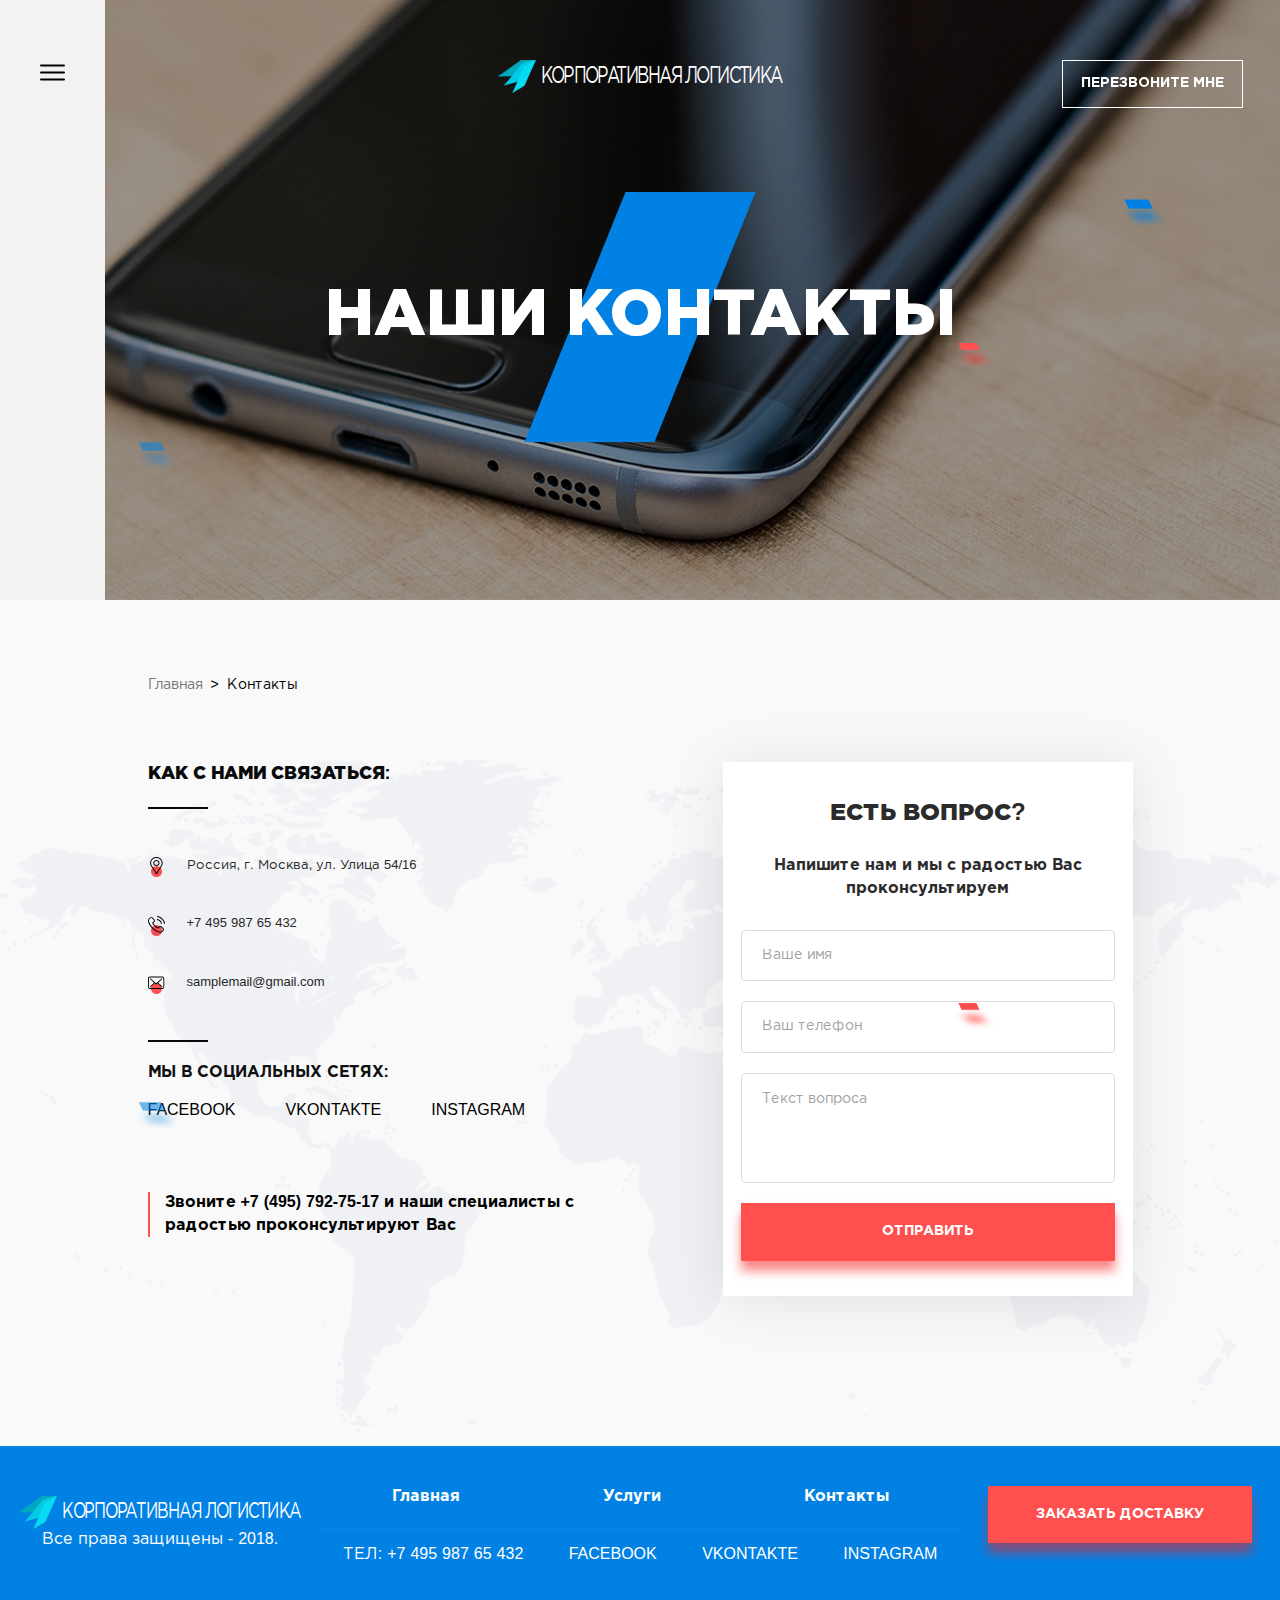
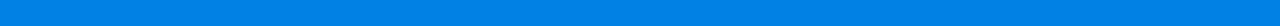
<file: docs/contacts.html>
<!doctype html>
<html>
  <head>
    <meta charset="utf-8">
    <title>Services page</title>
    <meta http-equiv="X-UA-Compatible" content="IE=Edge">
    <meta name="viewport" content="width=device-width, initial-scale=1">
    <meta name="theme-color" content="#fff">
    <meta name="format-detection" content="telephone=no">
    <link href="https://fonts.googleapis.com/css?family=Exo+2:400,700&amp;subset=cyrillic" rel="stylesheet">
    <link rel="stylesheet" media="all" href="css/app.css"> </head>
  <body>
    <!-- BEGIN content -->
    <div class="out">
      <header class="page-header" style="background-image: url(img/contacts.jpg)">
        <div class="particle-container">
          <div class="particle blue"></div>
          <div class="particle red"></div>
          <div class="particle red"></div>
          <div class="particle blue"></div>
        </div>
        <div class="container">
          <div class="header-block">
            <div class="menu-btn">
              <svg class="icon icon-menu">
                <use xlink:href="img/sprite.svg#icon-menu"></use>
              </svg>
            </div>
            <nav class="main-nav">
              <div class="nav-logo">
                <div class="logo">
                  <img class="logo-img" width="25" height="22" src="img/logo.png" alt="корпоративная логистика">
                  <span class="logo-text">корпоративная логистика</span>
                </div>
              </div>
              <ul class="nav-list">
                <li class="nav-item">
                  <a class="nav-link" href="index.html">Главная</a>
                </li>
                <li class="nav-item">
                  <a class="nav-link" href="services.html">Услуги</a>
                </li>
                <li class="nav-item">
                  <a class="nav-link active" href="#">Контакты</a>
                </li>
              </ul>
              <div class="nav-social">
                <ul class="nav-social-list">
                  <li class="nav-social-item">
                    <a class="nav-social-link" href="#">facebook</a>
                  </li>
                  <li class="nav-social-item">
                    <a class="nav-social-link" href="#">vkontakte</a>
                  </li>
                  <li class="nav-social-item">
                    <a class="nav-social-link" href="#">instagram</a>
                  </li>
                </ul>
              </div>
            </nav>
            <div class="main-logo">
              <div class="logo">
                <img class="logo-img" width="25" height="22" src="img/logo.png" alt="корпоративная логистика">
                <span class="logo-text">корпоративная логистика</span>
              </div>
            </div>
            <div class="page-title">
              <h1 class="page-title-text">наши контакты</h1>
            </div>
            <div class="header-btn">
              <a href="#callback-popup" class="btn call-btn open-popup-link">Перезвоните мне</a>
            </div>
          </div>
        </div>
      </header>
      <main class="page-content contacts-bg">
        <div class="particle-container">
          <div class="particle blue"></div>
          <div class="particle red"></div>
        </div>
        <div class="container-medium">
          <nav aria-label="breadcrumb">
            <ul class="breadcrumb">
              <li class="breadcrumb-item">
                <a href="index.html">Главная</a>
              </li>
              <li class="breadcrumb-item active">Контакты</li>
            </ul>
          </nav>
          <section class="contacts">
            <div class="contacts-item contacts-item-4">
              <h2 class="contacts-title"> Как с нами связаться: </h2>
              <ul class="contacts-list">
                <li class="contacts-list-item">
                  <svg class="icon icon-point">
                    <use xlink:href="img/sprite.svg#icon-point"></use>
                  </svg> Россия, г. Москва, ул. Улица 54/16</li>
                <li class="contacts-list-item">
                  <svg class="icon icon-phone">
                    <use xlink:href="img/sprite.svg#icon-phone"></use>
                  </svg> +7 495 987 65 432</li>
                <li class="contacts-list-item">
                  <svg class="icon icon-mail">
                    <use xlink:href="img/sprite.svg#icon-mail"></use>
                  </svg> samplemail@gmail.com</li>
              </ul>
              <div class="contacts-social">
                <h5 class="contacts-social-title"> Мы в социальных сетях: </h5>
                <ul class="contacts-social-list">
                  <li class="contacts-social-item">
                    <a href="#" class="contacts-social-link">facebook</a>
                  </li>
                  <li class="contacts-social-item">
                    <a href="#" class="contacts-social-link">vkontakte</a>
                  </li>
                  <li class="contacts-social-item">
                    <a href="#" class="contacts-social-link">instagram</a>
                  </li>
                </ul>
              </div>
              <div class="contacts-help">
                <p>Звоните +7 (495) 792-75-17 и наши специалисты с радостью проконсультируют Вас </p>
              </div>
            </div>
            <div class="contacts-item contacts-item-3">
              <div class="contacts-feedback">
                <h5 class="contacts-feedback-title">ЕСТЬ ВОПРОС?</h5>
                <span class="contacts-feedback-help"> Напишите нам и мы с радостью Вас проконсультируем </span>
                <div class="contacts-feedback-body">
                  <form action="#">
                    <div class="form-item">
                      <input class="form-input" placeholder="Ваше имя" type="text" required> </div>
                    <div class="form-item">
                      <input class="form-input" placeholder="Ваш телефон" type="tel" required> </div>
                    <div class="form-item">
                      <textarea class="form-input" placeholder="Текст вопроса" rows="4"></textarea>
                    </div>
                    <input type="submit" class="btn btn-primary" value="Отправить"> </form>
                </div>
              </div>
            </div>
          </section>
        </div>
      </main>
      <footer class="main-footer">
        <div class="container">
          <div class="footer-block">
            <div class="footer-item footer-item-last footer-item-3-md footer-item-2-xl">
              <div class="footer-logo">
                <div class="logo">
                  <img class="logo-img" width="25" height="22" src="img/logo.png" alt="корпоративная логистика">
                  <span class="logo-text">корпоративная логистика</span>
                </div>
              </div>
              <div class="footer-copy"> Все права защищены - 2018. </div>
            </div>
            <div class="footer-item-6-md footer-item-4-xl">
              <div class="footer-nav">
                <ul class="footer-nav-list">
                  <li class="footer-nav-item">
                    <a class="footer-nav-link" href="#">Главная</a>
                  </li>
                  <li class="footer-nav-item">
                    <a class="footer-nav-link" href="#">Услуги</a>
                  </li>
                  <li class="footer-nav-item">
                    <a class="footer-nav-link" href="#">Контакты</a>
                  </li>
                </ul>
              </div>
              <div class="footer-social">
                <ul class="footer-social-list">
                  <li class="footer-social-item">Тел: +7 495 987 65 432</li>
                  <li class="footer-social-item">
                    <a class="footer-social-link" href="#">facebook</a>
                  </li>
                  <li class="footer-social-item">
                    <a class="footer-social-link" href="#">vkontakte</a>
                  </li>
                  <li class="footer-social-item">
                    <a class="footer-social-link" href="#">instagram</a>
                  </li>
                </ul>
              </div>
            </div>
            <div class="footer-item footer-item-3-md footer-item-2-xl">
              <div class="footer-btn">
                <a href="#order-popup" class="btn btn-primary open-popup-link">заказать доставку</a>
              </div>
            </div>
          </div>
        </div>
      </footer>
      <div id="order-popup" class="white-popup mfp-hide">
        <div class="modal-content">
          <h5 class="modal-title">Закажите услугу</h5>
          <span class="modal-help"> Введите нужные данные и наши операторысвяжутся с Вами в течении 30 минут. </span>
          <div class="modal-body">
            <form action="#">
              <div class="form-item">
                <input class="form-input" placeholder="Ваше имя" type="text" required> </div>
              <div class="form-item">
                <input class="form-input" placeholder="Ваш телефон" type="tel" required> </div>
              <div class="form-item">
                <textarea class="form-input" placeholder="Опишите какая услуга Вам требуется..." rows="4"></textarea>
              </div>
              <input type="submit" class="btn btn-primary" value="заказать доставку"> </form>
          </div>
        </div>
      </div>
      <div id="callback-popup" class="white-popup mfp-hide">
        <div class="modal-content">
          <h5 class="modal-title">Закажите обратный звонок</h5>
          <span class="modal-help"> Введите нужные данные и наши операторы свяжутся с Вами в течении 30 минут. </span>
          <div class="modal-body">
            <form action="#">
              <div class="form-item">
                <input class="form-input" placeholder="Ваше имя" type="text" required> </div>
              <div class="form-item">
                <input class="form-input" placeholder="Ваш телефон" type="tel" required> </div>
              <input type="submit" class="btn btn-primary" value="заказать звонок"> </form>
          </div>
        </div>
      </div>
    </div>
    <!-- END content -->
    <!-- BEGIN scripts -->
    <script type="text/javascript" src="js/app.js"></script>
    <!-- END scripts -->
  </body>
</html>
</file>
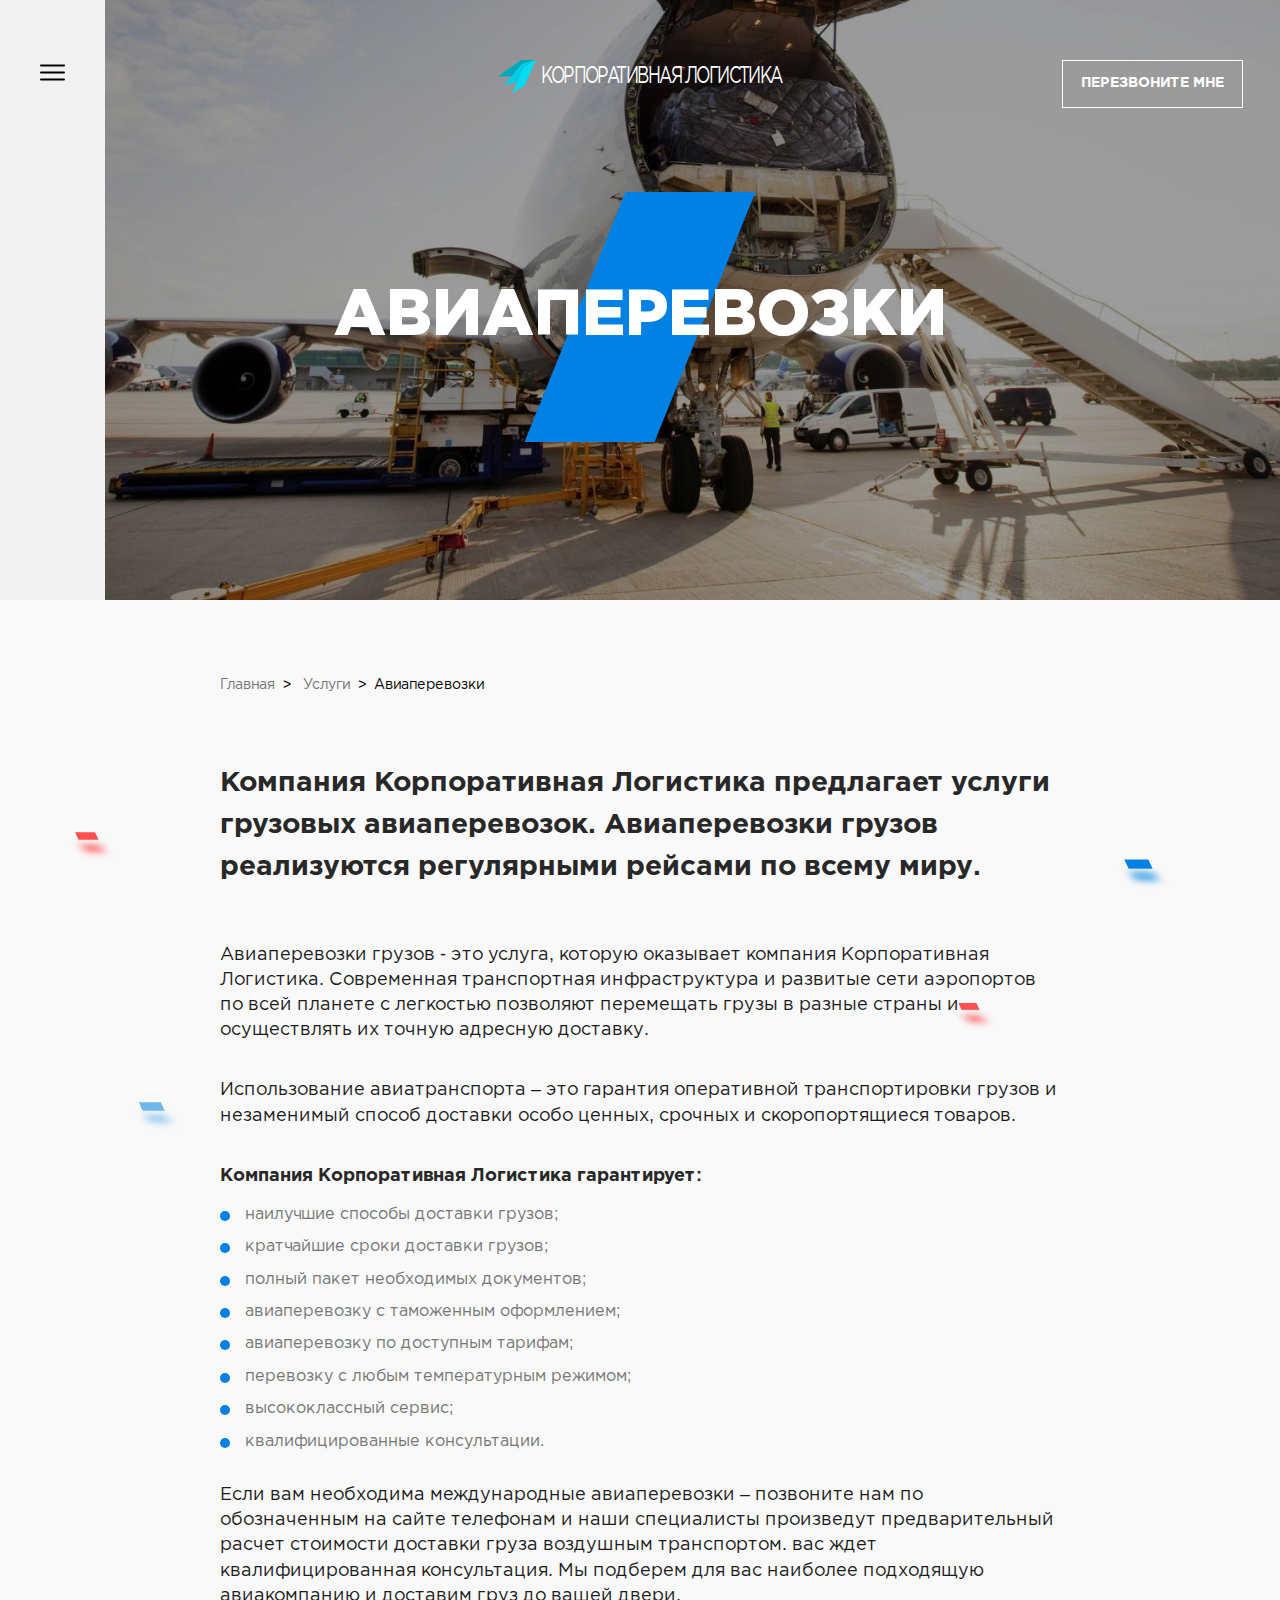
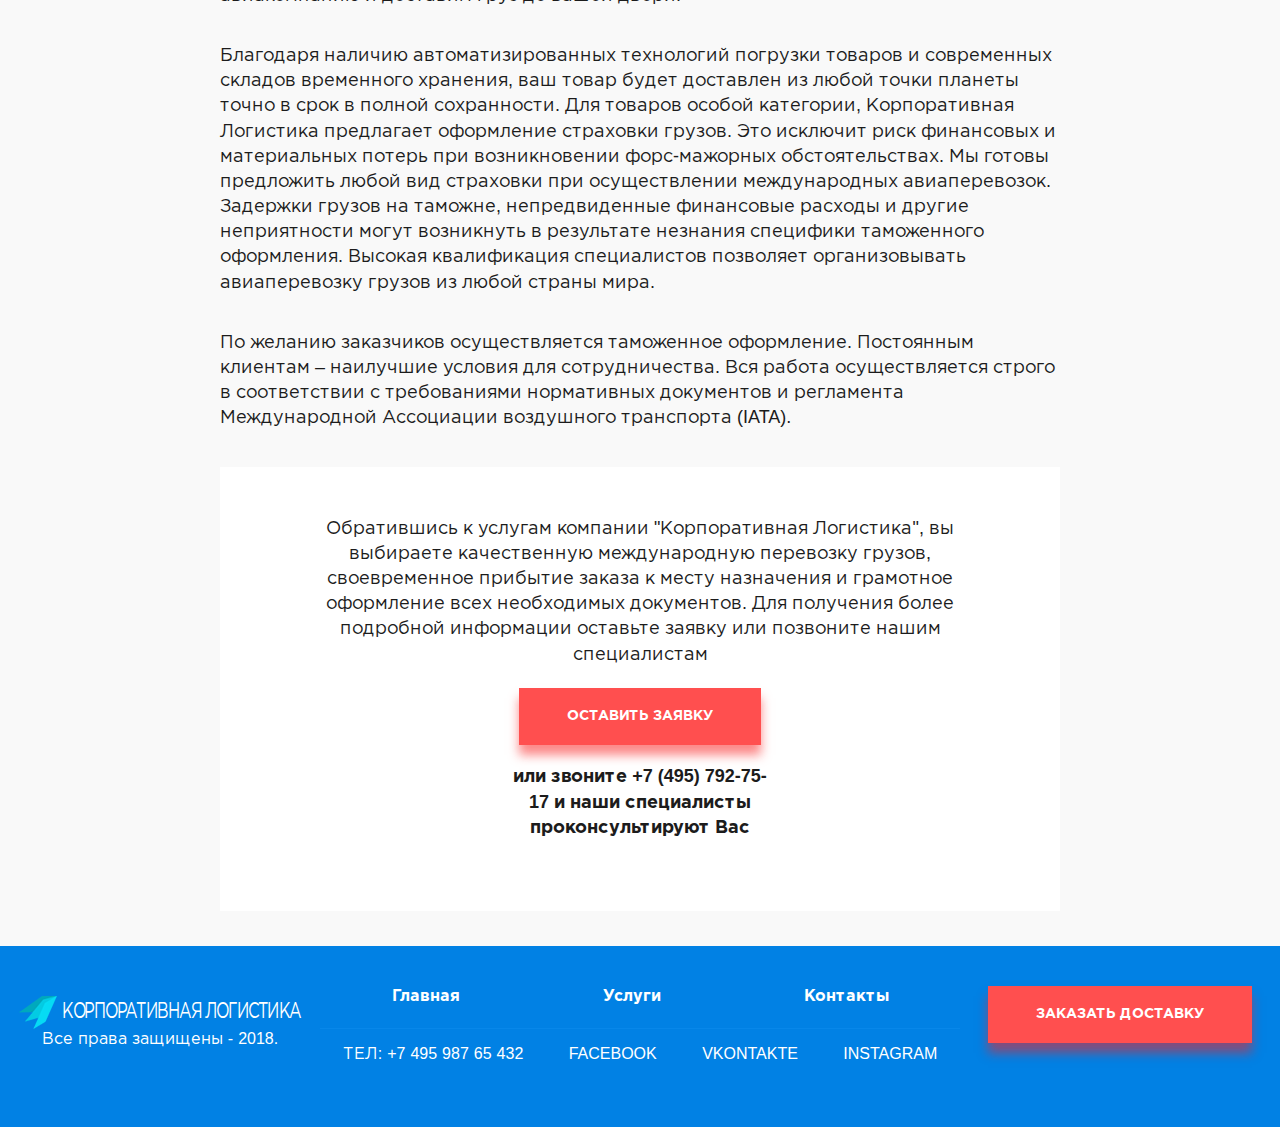
<file: docs/item.html>
<!doctype html>
<html>
  <head>
    <meta charset="utf-8">
    <title>Services page</title>
    <meta http-equiv="X-UA-Compatible" content="IE=Edge">
    <meta name="viewport" content="width=device-width, initial-scale=1">
    <meta name="theme-color" content="#fff">
    <meta name="format-detection" content="telephone=no">
    <link href="https://fonts.googleapis.com/css?family=Exo+2:400,700&amp;subset=cyrillic" rel="stylesheet">
    <link rel="stylesheet" media="all" href="css/app.css"> </head>
  <body>
    <!-- BEGIN content -->
    <div class="out">
      <header class="page-header" style="background-image: url(img/item.jpg)">
        <div class="container">
          <div class="header-block">
            <div class="menu-btn">
              <svg class="icon icon-menu">
                <use xlink:href="img/sprite.svg#icon-menu"></use>
              </svg>
            </div>
            <nav class="main-nav">
              <div class="nav-logo">
                <div class="logo">
                  <img class="logo-img" width="25" height="22" src="img/logo.png" alt="корпоративная логистика">
                  <span class="logo-text">корпоративная логистика</span>
                </div>
              </div>
              <ul class="nav-list">
                <li class="nav-item">
                  <a class="nav-link" href="index.html">Главная</a>
                </li>
                <li class="nav-item">
                  <a class="nav-link" href="services.html">Услуги</a>
                </li>
                <li class="nav-item">
                  <a class="nav-link" href="contacts.html">Контакты</a>
                </li>
              </ul>
              <div class="nav-social">
                <ul class="nav-social-list">
                  <li class="nav-social-item">
                    <a class="nav-social-link" href="#">facebook</a>
                  </li>
                  <li class="nav-social-item">
                    <a class="nav-social-link" href="#">vkontakte</a>
                  </li>
                  <li class="nav-social-item">
                    <a class="nav-social-link" href="#">instagram</a>
                  </li>
                </ul>
              </div>
            </nav>
            <div class="main-logo">
              <div class="logo">
                <img class="logo-img" width="25" height="22" src="img/logo.png" alt="корпоративная логистика">
                <span class="logo-text">корпоративная логистика</span>
              </div>
            </div>
            <div class="page-title">
              <h1 class="page-title-text">Авиаперевозки</h1>
            </div>
            <div class="header-btn">
              <a href="#callback-popup" class="btn call-btn open-popup-link">Перезвоните мне</a>
            </div>
          </div>
        </div>
      </header>
      <main class="page-content">
        <div class="particle-container">
          <div class="particle blue"></div>
          <div class="particle red"></div>
          <div class="particle red"></div>
          <div class="particle blue"></div>
        </div>
        <div class="container-extra-small">
          <nav aria-label="breadcrumb">
            <ul class="breadcrumb">
              <li class="breadcrumb-item">
                <a href="index.html">Главная</a>
              </li>
              <li class="breadcrumb-item">
                <a href="services.html">Услуги</a>
              </li>
              <li class="breadcrumb-item active">Авиаперевозки</li>
            </ul>
          </nav>
          <section class="item-descr">
            <h2> Компания Корпоративная Логистика предлагает услуги грузовых авиаперевозок. Авиаперевозки грузов реализуются регулярными рейсами по всему миру. </h2>
            <p> Авиаперевозки грузов - это услуга, которую оказывает компания Корпоративная Логистика. Современная транспортная инфраструктура и развитые сети аэропортов по всей планете с легкостью позволяют перемещать грузы в разные страны и осуществлять
              их точную адресную доставку. </p>
            <p> Использование авиатранспорта – это гарантия оперативной транспортировки грузов и незаменимый способ доставки особо ценных, срочных и скоропортящиеся товаров. </p>
            <b>Компания Корпоративная Логистика гарантирует:</b>
            <ul>
              <li>наилучшие способы доставки грузов;</li>
              <li>кратчайшие сроки доставки грузов;</li>
              <li>полный пакет необходимых документов;</li>
              <li>авиаперевозку с таможенным оформлением;</li>
              <li>авиаперевозку по доступным тарифам;</li>
              <li>перевозку с любым температурным режимом;</li>
              <li>высококлассный сервис;</li>
              <li>квалифицированные консультации.</li>
            </ul>
            <p> Если вам необходима международные авиаперевозки – позвоните нам по обозначенным на сайте телефонам и наши специалисты произведут предварительный расчет стоимости доставки груза воздушным транспортом. вас ждет квалифицированная консультация.
              Мы подберем для вас наиболее подходящую авиакомпанию и доставим груз до вашей двери. </p>
            <p> Благодаря наличию автоматизированных технологий погрузки товаров и современных складов временного хранения, ваш товар будет доставлен из любой точки планеты точно в срок в полной сохранности. Для товаров особой категории, Корпоративная Логистика
              предлагает оформление страховки грузов. Это исключит риск финансовых и материальных потерь при возникновении форс-мажорных обстоятельствах. Мы готовы предложить любой вид страховки при осуществлении международных авиаперевозок. Задержки
              грузов на таможне, непредвиденные финансовые расходы и другие неприятности могут возникнуть в результате незнания специфики таможенного оформления. Высокая квалификация специалистов позволяет организовывать авиаперевозку грузов из любой
              страны мира. </p>
            <p> По желанию заказчиков осуществляется таможенное оформление. Постоянным клиентам – наилучшие условия для сотрудничества. Вся работа осуществляется строго в соответствии с требованиями нормативных документов и регламента Международной Ассоциации
              воздушного транспорта (IATA). </p>
            <blockquote>
              <p>Обратившись к услугам компании "Корпоративная Логистика", вы выбираете качественную международную перевозку грузов, своевременное прибытие заказа к месту назначения и грамотное оформление всех необходимых документов. Для получения более
                подробной информации оставьте заявку или позвоните нашим специалистам </p>
              <a href="#order-popup" class="btn btn-primary open-popup-link">оставить заявку</a>
              <p class="certification-text"> или звоните +7 (495) 792-75-17 и наши специалисты проконсультируют Вас </p>
            </blockquote>
          </section>
        </div>
      </main>
      <footer class="main-footer">
        <div class="container">
          <div class="footer-block">
            <div class="footer-item footer-item-last footer-item-3-md footer-item-2-xl">
              <div class="footer-logo">
                <div class="logo">
                  <img class="logo-img" width="25" height="22" src="img/logo.png" alt="корпоративная логистика">
                  <span class="logo-text">корпоративная логистика</span>
                </div>
              </div>
              <div class="footer-copy"> Все права защищены - 2018. </div>
            </div>
            <div class="footer-item-6-md footer-item-4-xl">
              <div class="footer-nav">
                <ul class="footer-nav-list">
                  <li class="footer-nav-item">
                    <a class="footer-nav-link" href="#">Главная</a>
                  </li>
                  <li class="footer-nav-item">
                    <a class="footer-nav-link" href="#">Услуги</a>
                  </li>
                  <li class="footer-nav-item">
                    <a class="footer-nav-link" href="#">Контакты</a>
                  </li>
                </ul>
              </div>
              <div class="footer-social">
                <ul class="footer-social-list">
                  <li class="footer-social-item">Тел: +7 495 987 65 432</li>
                  <li class="footer-social-item">
                    <a class="footer-social-link" href="#">facebook</a>
                  </li>
                  <li class="footer-social-item">
                    <a class="footer-social-link" href="#">vkontakte</a>
                  </li>
                  <li class="footer-social-item">
                    <a class="footer-social-link" href="#">instagram</a>
                  </li>
                </ul>
              </div>
            </div>
            <div class="footer-item footer-item-3-md footer-item-2-xl">
              <div class="footer-btn">
                <a href="#order-popup" class="btn btn-primary open-popup-link">заказать доставку</a>
              </div>
            </div>
          </div>
        </div>
      </footer>
      <div id="order-popup" class="white-popup mfp-hide">
        <div class="modal-content">
          <h5 class="modal-title">Закажите услугу</h5>
          <span class="modal-help"> Введите нужные данные и наши операторысвяжутся с Вами в течении 30 минут. </span>
          <div class="modal-body">
            <form action="#">
              <div class="form-item">
                <input class="form-input" placeholder="Ваше имя" type="text" required> </div>
              <div class="form-item">
                <input class="form-input" placeholder="Ваш телефон" type="tel" required> </div>
              <div class="form-item">
                <textarea class="form-input" placeholder="Опишите какая услуга Вам требуется..." rows="4"></textarea>
              </div>
              <input type="submit" class="btn btn-primary" value="заказать доставку"> </form>
          </div>
        </div>
      </div>
      <div id="callback-popup" class="white-popup mfp-hide">
        <div class="modal-content">
          <h5 class="modal-title">Закажите обратный звонок</h5>
          <span class="modal-help"> Введите нужные данные и наши операторы свяжутся с Вами в течении 30 минут. </span>
          <div class="modal-body">
            <form action="#">
              <div class="form-item">
                <input class="form-input" placeholder="Ваше имя" type="text" required> </div>
              <div class="form-item">
                <input class="form-input" placeholder="Ваш телефон" type="tel" required> </div>
              <input type="submit" class="btn btn-primary" value="заказать звонок"> </form>
          </div>
        </div>
      </div>
    </div>
    <!-- END content -->
    <!-- BEGIN scripts -->
    <script type="text/javascript" src="js/app.js"></script>
    <!-- END scripts -->
  </body>
</html>
</file>
<file: docs/css/app.css>
@-webkit-keyframes particle-animation-1{to{-webkit-transform:translate3d(59vw,43vh,84px) skewX(25deg) rotateX(85deg) rotateZ(112deg);transform:translate3d(59vw,43vh,84px) skewX(25deg) rotateX(85deg) rotateZ(112deg)}}@keyframes particle-animation-1{to{-webkit-transform:translate3d(59vw,43vh,84px) skewX(25deg) rotateX(85deg) rotateZ(112deg);transform:translate3d(59vw,43vh,84px) skewX(25deg) rotateX(85deg) rotateZ(112deg)}}@-webkit-keyframes particle-animation-2{to{-webkit-transform:translate3d(19vw,82vh,55px) skewX(25deg) rotateX(249deg) rotateZ(243deg);transform:translate3d(19vw,82vh,55px) skewX(25deg) rotateX(249deg) rotateZ(243deg)}}@keyframes particle-animation-2{to{-webkit-transform:translate3d(19vw,82vh,55px) skewX(25deg) rotateX(249deg) rotateZ(243deg);transform:translate3d(19vw,82vh,55px) skewX(25deg) rotateX(249deg) rotateZ(243deg)}}@-webkit-keyframes particle-animation-3{to{-webkit-transform:translate3d(22vw,32vh,93px) skewX(25deg) rotateX(164deg) rotateZ(110deg);transform:translate3d(22vw,32vh,93px) skewX(25deg) rotateX(164deg) rotateZ(110deg)}}@keyframes particle-animation-3{to{-webkit-transform:translate3d(22vw,32vh,93px) skewX(25deg) rotateX(164deg) rotateZ(110deg);transform:translate3d(22vw,32vh,93px) skewX(25deg) rotateX(164deg) rotateZ(110deg)}}@-webkit-keyframes particle-animation-4{to{-webkit-transform:translate3d(68vw,39vh,73px) skewX(25deg) rotateX(347deg) rotateZ(159deg);transform:translate3d(68vw,39vh,73px) skewX(25deg) rotateX(347deg) rotateZ(159deg)}}@keyframes particle-animation-4{to{-webkit-transform:translate3d(68vw,39vh,73px) skewX(25deg) rotateX(347deg) rotateZ(159deg);transform:translate3d(68vw,39vh,73px) skewX(25deg) rotateX(347deg) rotateZ(159deg)}}@-webkit-keyframes particle-animation-5{to{-webkit-transform:translate3d(15vw,57vh,78px) skewX(25deg) rotateX(258deg) rotateZ(241deg);transform:translate3d(15vw,57vh,78px) skewX(25deg) rotateX(258deg) rotateZ(241deg)}}@keyframes particle-animation-5{to{-webkit-transform:translate3d(15vw,57vh,78px) skewX(25deg) rotateX(258deg) rotateZ(241deg);transform:translate3d(15vw,57vh,78px) skewX(25deg) rotateX(258deg) rotateZ(241deg)}}a,abbr,acronym,address,applet,article,aside,audio,b,big,blockquote,body,canvas,caption,center,cite,code,dd,del,details,dfn,div,dl,dt,em,embed,figcaption,figure,footer,form,h1,h2,h3,h4,h5,h6,header,hgroup,html,i,iframe,ins,kbd,label,legend,li,mark,menu,nav,object,ol,output,p,pre,q,ruby,s,samp,section,small,span,strike,strong,sub,summary,sup,table,tbody,td,tfoot,th,thead,time,tr,tt,u,ul,var,video{margin:0;padding:0;border:0;vertical-align:baseline}fieldset,img{margin:0;padding:0;vertical-align:baseline}html{-ms-text-size-adjust:100%;-webkit-text-size-adjust:100%;-webkit-box-sizing:border-box;box-sizing:border-box}a img,fieldset,img{border:0}input[type=email],input[type=tel],input[type=text],textarea{-webkit-appearance:none}button,input[type=submit]{cursor:pointer}button::-moz-focus-inner,input[type=submit]::-moz-focus-inner{padding:0;border:0}textarea{overflow:auto}button,input{margin:0;padding:0;border:0}.slick-list:focus,a,a:focus,button,div,h1,h2,h3,h4,h5,h6,input,select,span,textarea{outline:0}ol,ul{list-style-type:none}table{border-spacing:0;border-collapse:collapse;width:100%}*,:after,:before{-webkit-box-sizing:inherit;box-sizing:inherit}.icon-adv-car{width:1.6em;height:1em;fill:#0d87e5}.icon-adv-doc{width:.91em;height:1em;fill:#0181e4}.icon-adv-scope,.icon-adv-shild{width:1em;height:1em;fill:#0181e4}.icon-adv-shild{width:.89em}.icon-adv-ship{width:1.33em;height:1em;fill:initial}.icon-adv-world{width:1em;height:1em;fill:#0181e4}.icon-arrow{width:.6em;height:1em;fill:initial}.icon-mail,.icon-menu,.icon-phone{width:1.31em;height:1em;fill:initial}.icon-menu,.icon-phone{width:1.56em}.icon-phone{width:.94em}.icon-point{width:.79em;height:1em;fill:#0a0a0a}.slick-slider{-webkit-box-sizing:border-box;box-sizing:border-box;-moz-box-sizing:border-box;-webkit-touch-callout:none;-webkit-user-select:none;-moz-user-select:none;-ms-user-select:none;user-select:none;-ms-touch-action:pan-y;touch-action:pan-y;-webkit-tap-highlight-color:transparent}.slick-list,.slick-slider,.slick-track{position:relative;display:block}.slick-list{overflow:hidden;margin:0;padding:0}.slick-list.dragging{cursor:pointer;cursor:hand}.slick-slider .slick-list,.slick-slider .slick-track{-webkit-transform:translate3d(0,0,0);-ms-transform:translate3d(0,0,0);transform:translate3d(0,0,0)}.slick-track{left:0;top:0}.slick-track:after,.slick-track:before{content:"";display:table}.slick-track:after{clear:both}.slick-loading .slick-track{visibility:hidden}.slick-slide{float:left;height:100%;min-height:1px;display:none}[dir=rtl] .slick-slide{float:right}.slick-initialized .slick-slide,.slick-slide img{display:block}.mfp-align-top .mfp-container:before,.slick-slide.slick-loading img{display:none}.slick-slide.dragging img{pointer-events:none}.slick-loading .slick-slide{visibility:hidden}.slick-vertical .slick-slide{display:block;height:auto;border:1px solid transparent}.mfp-bg{z-index:1042;overflow:hidden;position:fixed;background:#0b0b0b}.mfp-bg,.mfp-container,.mfp-wrap{width:100%;height:100%;left:0;top:0}.mfp-wrap{z-index:1043;outline:0!important;-webkit-backface-visibility:hidden;position:fixed}.mfp-container{text-align:center;position:absolute;padding:0 8px;-webkit-box-sizing:border-box;box-sizing:border-box}.mfp-container:before,.mfp-content{display:inline-block;vertical-align:middle}.mfp-container:before{content:'';height:100%}.mfp-content{position:relative;margin:0 auto;text-align:left;z-index:1045}.mfp-ajax-holder .mfp-content,.mfp-inline-holder .mfp-content{width:100%;cursor:auto}.mfp-ajax-cur{cursor:progress}.mfp-zoom-out-cur,.mfp-zoom-out-cur .mfp-image-holder .mfp-close{cursor:-webkit-zoom-out;cursor:zoom-out}.mfp-zoom{cursor:pointer;cursor:-webkit-zoom-in;cursor:zoom-in}.mfp-auto-cursor .mfp-content{cursor:auto}.mfp-arrow,.mfp-close,.mfp-counter,.mfp-preloader{-webkit-user-select:none;-moz-user-select:none;-ms-user-select:none;user-select:none}.mfp-loading.mfp-figure,.mfp-s-error .mfp-content,.mfp-s-ready .mfp-preloader{display:none}.mfp-hide{display:none!important}.mfp-close,.mfp-preloader{position:absolute;text-align:center}.mfp-preloader{margin-top:-.8em;left:8px;z-index:1044;color:#ccc;top:50%;width:auto;right:8px}.mfp-preloader a{color:#ccc}.mfp-preloader a:hover{color:#fff}button.mfp-arrow,button.mfp-close{overflow:visible;cursor:pointer;background:0 0;border:0;-webkit-appearance:none;display:block;outline:0;padding:0;z-index:1046;-webkit-box-shadow:none;box-shadow:none;-ms-touch-action:manipulation;touch-action:manipulation}.mfp-close{width:44px;height:44px;line-height:44px;right:0;top:0;text-decoration:none;opacity:.65;padding:0 0 18px 10px;color:#fff;font-style:normal;font-size:28px;font-family:Arial,Baskerville,monospace}.mfp-close:focus,.mfp-close:hover{opacity:1}.mfp-close:active{top:1px}.mfp-close-btn-in .mfp-close{color:#333}.mfp-iframe-holder .mfp-close,.mfp-image-holder .mfp-close{color:#fff;right:-6px;text-align:right;padding-right:6px;width:100%}.mfp-counter{position:absolute;top:0;right:0;color:#ccc;font-size:12px;line-height:18px;white-space:nowrap}.mfp-arrow{position:absolute;opacity:.65;top:50%;margin:-55px 0 0;padding:0;width:90px;height:110px;-webkit-tap-highlight-color:transparent}.mfp-arrow:active{margin-top:-54px}.mfp-arrow:focus,.mfp-arrow:hover{opacity:1}.mfp-arrow:after,.mfp-arrow:before{content:'';display:block;width:0;height:0;position:absolute;left:0;top:0;margin-top:35px;margin-left:35px;border:medium inset transparent}.mfp-arrow:after{border-top-width:13px;border-bottom-width:13px;top:8px}.mfp-arrow:before{border-top-width:21px;border-bottom-width:21px;opacity:.7}.mfp-arrow-left{left:0}.mfp-arrow-left:after{border-right:17px solid #fff;margin-left:31px}.mfp-arrow-left:before{margin-left:25px;border-right:27px solid #3f3f3f}.mfp-arrow-right{right:0}.mfp-arrow-right:after{border-left:17px solid #fff;margin-left:39px}.mfp-arrow-right:before{border-left:27px solid #3f3f3f}.mfp-iframe-holder{padding-top:40px;padding-bottom:40px}.mfp-iframe-holder .mfp-content{line-height:0;width:100%;max-width:900px}.mfp-iframe-holder .mfp-close{top:-40px}.mfp-iframe-scaler{width:100%;height:0;overflow:hidden;padding-top:56.25%}.mfp-iframe-scaler iframe{position:absolute;display:block;top:0;left:0;width:100%;height:100%;-webkit-box-shadow:0 0 8px rgba(0,0,0,.6);box-shadow:0 0 8px rgba(0,0,0,.6);background:#000}.mfp-figure:after,img.mfp-img{display:block;width:auto;height:auto}img.mfp-img{-webkit-box-sizing:border-box;box-sizing:border-box;padding:40px 0;margin:0 auto}.mfp-figure,img.mfp-img{line-height:0}.mfp-figure:after{content:'';position:absolute;left:0;top:40px;bottom:40px;right:0;z-index:-1;-webkit-box-shadow:0 0 8px rgba(0,0,0,.6);box-shadow:0 0 8px rgba(0,0,0,.6);background:#444}.mfp-figure small{color:#bdbdbd;display:block;font-size:12px;line-height:14px}.mfp-figure figure{margin:0}.mfp-bottom-bar{margin-top:-36px;position:absolute;top:100%;left:0;width:100%;cursor:auto}.mfp-title{text-align:left;line-height:18px;color:#f3f3f3;word-wrap:break-word;padding-right:36px}.mfp-image-holder .mfp-content,img.mfp-img{max-width:100%}.mfp-gallery .mfp-image-holder .mfp-figure{cursor:pointer}.btn{display:inline-block;color:#000;background-color:transparent;font-family:'Gotham Pro',sans-serif;text-decoration:none;font-size:12px;line-height:1.4;font-weight:700;text-transform:uppercase;padding:7px 12px;text-align:center;white-space:nowrap;vertical-align:middle;-webkit-user-select:none;-moz-user-select:none;-ms-user-select:none;-ms-user-select-user-select:none;-webkit-transition:all .3s;-o-transition:all .3s;transition:all .3s}.btn:hover{background-color:#fff;color:#000}.btn:active{background-color:#bbb;border-color:#bbb;color:#000}.btn-primary,.form-input{-webkit-transition:.3s all;-o-transition:.3s all;transition:.3s all}.btn-primary{-webkit-box-shadow:0 10px 10px 0 rgba(250,30,30,.53);box-shadow:0 10px 10px 0 rgba(250,30,30,.53);color:#fff;background-color:#ff4f4f;padding:15px 33px}.btn-primary:active,.btn-primary:hover{background-color:#ef2f2f;color:#fff}.btn-primary:active{-webkit-box-shadow:none;box-shadow:none}.slick-arrow:hover{background-color:#ff4f4f}.slick-arrow:active .icon-arrow,.slick-arrow:hover .icon-arrow{fill:#fff}.slick-arrow:active{background-color:#ef2f2f}.slick-arrow.slick-disabled:hover{background-color:#f9f9f9}.slick-arrow.slick-disabled:hover .icon-arrow{fill:#e9e9e9}.btn-next:hover{background-color:transparent}.form-input{display:block;font-family:'Gotham Pro',sans-serif;width:100%;padding:15px 20px;font-size:13px;line-height:1.5;color:#495057;background-color:#f2f2f2;background-clip:padding-box;border:1px solid #dcdcdc;border-radius:4px}.form-input::-webkit-input-placeholder{font-size:13px;color:#a1a1a1}.form-input:-ms-input-placeholder,.form-input::-ms-input-placeholder{font-size:13px;color:#a1a1a1}.form-input::placeholder{font-size:13px;color:#a1a1a1}.form-input:focus{border-color:#111}@font-face{font-family:'Gotham Pro';src:url(../fonts/GothamPro-Black.woff2) format("woff2"),url(../fonts/GothamPro-Black.woff) format("woff");font-weight:900;font-style:normal}@font-face{font-family:'Gotham Pro';src:url(../fonts/GothamPro-Bold.woff2) format("woff2"),url(../fonts/GothamPro-Bold.woff) format("woff");font-weight:700;font-style:normal}@font-face{font-family:'Gotham Pro';src:url(../fonts/GothamPro.woff2) format("woff2"),url(../fonts/GothamPro.woff) format("woff");font-weight:400;font-style:normal}body{font-family:'Gotham Pro',sans-serif;font-size:13px;line-height:1.7;color:#282828;background-color:#f9f9f9}.container,.container-small{padding:0 10px;margin:0 auto;max-width:1710px}.container-small{max-width:1480px}.container-extra-small,.container-medium{max-width:900px;margin:0 auto;padding:0 10px}.container-medium{max-width:1045px}img{max-width:100%;height:auto;display:inline-block}a{-webkit-transition:.3s;-o-transition:.3s;transition:.3s;text-decoration:none;color:#000}a:hover{color:#ff4f4f}a:active{color:#ef2f2f}textarea{resize:none}.white-popup{position:relative;background:#f2f2f2;padding:30px 20px;width:auto;max-width:430px;margin:20px auto;border-radius:4px}.modal-content{text-align:center}.modal-content .btn{width:100%}.modal-help,.modal-title{color:#000;margin-bottom:15px}.modal-title{font-weight:900;text-transform:uppercase;position:relative;padding-bottom:22px;font-size:16px}.modal-title:before,.sect-subtitle:before{position:absolute;content:'';height:2px;background-color:#ff4f4f;bottom:0;margin:auto}.modal-title:before{left:0;right:0;width:15%}.modal-help{font-size:13px;display:inline-block}.form-item{margin-bottom:20px}.mfp-bg{background-color:#000;opacity:.68}.mfp-fade.mfp-bg{opacity:0;-webkit-transition:all .15s ease-out;-o-transition:all .15s ease-out;transition:all .15s ease-out}.mfp-fade.mfp-bg.mfp-ready{opacity:.8}.mfp-fade.mfp-bg.mfp-removing{opacity:0}.mfp-fade.mfp-wrap .mfp-content{opacity:0;-webkit-transition:all .15s ease-out;-o-transition:all .15s ease-out;transition:all .15s ease-out}.mfp-fade.mfp-wrap.mfp-ready .mfp-content{opacity:1}.mfp-fade.mfp-wrap.mfp-removing .mfp-content{opacity:0}.sect{padding:30px 0}.sect-title{text-align:center;font-weight:900;margin-bottom:20px;font-size:18px;text-transform:uppercase;padding:0 30px;line-height:1.2}.sect-subtitle{display:none;font-weight:900;font-size:11px;position:relative;margin-bottom:15px}.sect-subtitle:before{width:50px;left:calc(100% + 16px);top:0}.sect-text{margin-bottom:30px;line-height:1.7}.sect-btn{text-align:center}.about{padding-top:40px;position:relative;z-index:1;background-color:#fff}.about:before,.download-btn:before{position:absolute;content:'';left:0;right:0;top:0;margin:auto;background-repeat:no-repeat}.about:before{bottom:0;opacity:.26;z-index:-1;background-image:url(../img/about-bg-m.png);background-position:center 120px;background-size:contain}.download-btn{display:inline-block;text-transform:uppercase;font-size:11px;font-weight:700;text-decoration:underline;line-height:1;padding-top:50px;color:#ff4f4f}.download-btn:before{width:33px;height:38px;background-image:url(../img/download.png);background-position:center center;background-size:cover}.download-btn,.features .container-small,.slick-dots li,.why .container-small{position:relative}.w-100{display:none}.why-item{margin-bottom:10px;background-image:url(../img/square.svg);background-repeat:no-repeat;background-position:left 30px;position:relative;padding-left:42px}.why-item-title{text-transform:uppercase;font-size:13px;font-weight:900;padding-top:30px;display:inline-block;line-height:1.2}.why-item-subtitle{position:absolute;font-size:65px;line-height:1;font-weight:900;left:42px;top:0;z-index:-10;color:rgba(40,40,40,.09);background:-webkit-gradient(linear,left top,left bottom,from(#282828),to(#d6d6d6));background:-webkit-linear-gradient(#282828,#d6d6d6);background:-o-linear-gradient(#282828,#d6d6d6);background:linear-gradient(#282828,#d6d6d6);-webkit-background-clip:text;-webkit-text-fill-color:transparent;opacity:.09}.why-item-text{font-size:12px;line-height:1.7}.why-text{text-align:center;margin-bottom:0}.features-item-title:after,.why-text:before{position:absolute;top:0;bottom:0;margin:auto;content:''}.why-text:before{z-index:-1;left:-107px;-webkit-transform:skewX(-27deg);-ms-transform:skewX(-27deg);transform:skewX(-27deg);width:75px;height:140px;background-color:#ff4f4f}.features{background-image:url(../img/features-bg-m.jpg);background-repeat:no-repeat;background-position:top center;background-size:cover;color:#fff;position:relative}.features-title-help{display:none;font-size:18px;font-weight:400;text-transform:lowercase;margin-top:5px}.features-col{margin-bottom:10px}.features-item-title{font-size:12px;color:#ff4f4f;font-weight:900;position:relative;margin-bottom:5px;display:inline-block}.features-item-title:after{left:calc(100% + 15px);background-color:#fff;width:42px;height:2px}.advantages-block{margin:0 -10px}.advantages-col{max-width:465px;padding:0 10px}.advantages-item{padding:0 30px;text-align:center;margin-bottom:30px}.advantages-item-text{font-weight:700}.advantages-item-icon{border-radius:50%;border:1px dashed #0181e4;width:65px;height:65px;margin:auto auto 10px;display:-webkit-box;display:-ms-flexbox;display:flex;-webkit-box-pack:center;-ms-flex-pack:center;justify-content:center;-webkit-box-align:center;-ms-flex-align:center;align-items:center}.advantages-item-icon .icon{width:40px;height:40px;fill:#0181e4}.services{background-color:#fff}.services-block{margin:0 -10px 20px}.services-col{padding:0 10px}.services-slider-slides{display:none;margin:0 -15px}.services-slider-slides .slick-slide{margin:0 15px}.services-slide-content,.services-slider-arrows{display:-webkit-box;display:-ms-flexbox;display:flex}.services-slide-content{-ms-flex-wrap:wrap;flex-wrap:wrap;position:relative}.services-slider-arrows{position:absolute;right:-4px;bottom:0}.services-slider-arrows .services-slider-next{-webkit-transform:rotate(180deg);-ms-transform:rotate(180deg);transform:rotate(180deg)}.services-slide-img,.services-slide-text{-webkit-box-flex:0;-ms-flex:0 0 50%;flex:0 0 50%;max-width:50%}.page-services-link img,.services-slide-img img{width:100%;height:100%;-o-object-fit:cover;object-fit:cover}.services-slide-text{padding-right:40px}.services-slide-text .sect-text{margin-bottom:30px}.services-slide-link,.services-slide-link .icon-arrow{-webkit-transition:.3s all;-o-transition:.3s all;transition:.3s all}.services-slide-link{text-transform:uppercase;color:#000;font-weight:700;text-decoration:underline}.services-slide-link .icon-arrow{-webkit-transform:rotate(180deg);-ms-transform:rotate(180deg);transform:rotate(180deg);width:10px;height:11px}.services-slide-link:hover{color:#ff4f4f}.services-slide-link:active .icon-arrow,.services-slide-link:hover .icon-arrow{fill:#ff4f4f}.services-slide-link:active{color:#ef2f2f}.services-list{max-width:600px;margin:0 auto}.services-list-title{display:none}.services-list-item{border-style:solid;border-width:2px;border-color:#e9e9e9;background-color:#fff;margin-bottom:10px;text-align:center;min-height:56px;display:-webkit-box;display:-ms-flexbox;display:flex;-webkit-box-align:stretch;-ms-flex-align:stretch;align-items:stretch;background-image:url(../img/pointer.svg);background-repeat:no-repeat;background-position:97% 50%}.services-list-link,.services-list-text{display:-webkit-box;-webkit-box-flex:1;-ms-flex:1;flex:1}.services-list-link{color:#0e0f0f;text-decoration:none;display:-ms-flexbox;display:flex;-webkit-box-align:center;-ms-flex-align:center;align-items:center;font-weight:700}.services-list-text{-webkit-line-clamp:2;-webkit-box-orient:vertical;overflow:hidden;text-transform:uppercase;padding:0 35px}.certification-text{font-size:14px;font-weight:700;max-width:260px;margin:20px auto auto;color:#000}.certification-img{max-width:695px;margin:auto}.feedbacks{background-color:#fff;overflow:hidden;background-image:url(../img/feedbacks-bg-m.png);background-repeat:no-repeat;background-position:left 0}.feedbacks .slider{display:-webkit-box;display:-ms-flexbox;display:flex;-ms-flex-wrap:wrap;flex-wrap:wrap;-webkit-box-orient:vertical;-webkit-box-direction:normal;-ms-flex-direction:column;flex-direction:column;max-width:1185px;-webkit-box-align:center;-ms-flex-align:center;align-items:center}.feedbacks .slider-count{display:none}.feedbacks .slider-count-current{font-size:32px;color:#000;font-weight:700}.feedbacks .slider-count-all{color:#c4c4c4;font-size:16px;font-weight:700}.feedbacks .slick-slide{opacity:0;-webkit-transition:opacity .5s;-o-transition:opacity .5s;transition:opacity .5s}.feedbacks .slick-slide.slick-current,.feedbacks .slick-slide.slick-current~.slick-slide{opacity:1}.feedbacks .slider-slides{-webkit-box-ordinal-group:0;-ms-flex-order:-1;order:-1;margin:-15px -15px 20px;min-width:0;width:100%}.feedbacks .slick-slide{margin:15px}.feedbacks .slick-list{overflow:visible}.slick-arrow,.slider-arrows{display:-webkit-box;display:-ms-flexbox;display:flex;-webkit-box-pack:center;-ms-flex-pack:center;justify-content:center}.slider-arrows{margin-bottom:15px;text-align:center}.slick-arrow{-webkit-box-align:center;-ms-flex-align:center;align-items:center;background-color:#f6f5f5;width:44px;height:44px;margin:0 4px;cursor:pointer}.slick-arrow.slider-next{-webkit-transform:rotate(-180deg);-ms-transform:rotate(-180deg);transform:rotate(-180deg)}.slide-content{margin:auto;padding:30px 15px;border-radius:4px;-webkit-box-shadow:.342px .94px 13px 0 rgba(0,0,0,.14);box-shadow:.342px .94px 13px 0 rgba(0,0,0,.14);text-align:center;background-color:#fff}.slide-user{margin-bottom:10px;text-align:center}.slide-img{border-radius:50%;border:2px solid #ebebeb;background-color:#ebebeb;margin:auto auto 10px;width:68px;height:68px;-o-object-fit:cover;object-fit:cover}.slide-username{text-transform:uppercase;font-weight:700;display:block}.slide-usertitle{color:#0181e4;display:block}.slide-text{line-height:1.7}.slick-dots{list-style:none;display:block;text-align:center;padding:0;width:100%}.slick-dots li{display:inline-block;vertical-align:middle;cursor:pointer}.slick-dots li button{display:block;padding:5px;background:0 0;outline:0;line-height:0;font-size:0;cursor:pointer}.slick-dots li button:before{content:"";display:block;height:10px;width:10px;-webkit-box-sizing:border-box;box-sizing:border-box;border-width:1px;border-style:solid;border-color:#0181e4;border-radius:50%;background:0 0}.slick-dots li.slick-active button:before{background-color:#0181e4;width:8px;height:8px}.particle{position:absolute;background:#fff;-webkit-box-shadow:0 16px 9px 0 rgba(255,255,255,.66);box-shadow:0 16px 9px 0 rgba(255,255,255,.66)}.particle.red{background:#ff4f4f;-webkit-box-shadow:0 16px 9px 0 rgba(253,43,43,.66);box-shadow:0 16px 9px 0 rgba(253,43,43,.66)}.particle.blue{background:#0181e4;-webkit-box-shadow:0 16px 9px 0 rgba(1,129,228,.66);box-shadow:0 16px 9px 0 rgba(1,129,228,.66)}.particle:nth-child(1){-webkit-animation:particle-animation-1 45s infinite;animation:particle-animation-1 45s infinite;-webkit-animation-direction:alternate;animation-direction:alternate;opacity:.56;height:11px;width:22px;-webkit-animation-delay:-.2s;animation-delay:-.2s;-webkit-transform:translate3d(11vw,49vh,68px) skewX(25deg) rotateX(40deg);transform:translate3d(11vw,49vh,68px) skewX(25deg) rotateX(40deg)}.feedbacks .particle:nth-child(1){-webkit-animation-delay:100s;animation-delay:100s}.certification .particle:nth-child(1){-webkit-animation-delay:-20s;animation-delay:-20s;-webkit-animation-duration:30s;animation-duration:30s}.about .particle:nth-child(1),.particle:nth-child(2){-webkit-animation-delay:-20s;animation-delay:-20s;-webkit-animation-direction:alternate;animation-direction:alternate}.particle:nth-child(2){-webkit-animation:particle-animation-2 45s infinite;animation:particle-animation-2 45s infinite;opacity:1.27;height:9px;width:18px;-webkit-animation-delay:-.4s;animation-delay:-.4s;-webkit-transform:translate3d(75vw,38vh,48px) skewX(25deg) rotateX(40deg);transform:translate3d(75vw,38vh,48px) skewX(25deg) rotateX(40deg)}.feedbacks .particle:nth-child(2){-webkit-animation-delay:200s;animation-delay:200s}.certification .particle:nth-child(2){-webkit-animation-delay:-40s;animation-delay:-40s;-webkit-animation-duration:30s;animation-duration:30s}.about .particle:nth-child(2),.particle:nth-child(3){-webkit-animation-delay:-40s;animation-delay:-40s;-webkit-animation-direction:alternate;animation-direction:alternate}.particle:nth-child(3){-webkit-animation:particle-animation-3 45s infinite;animation:particle-animation-3 45s infinite;opacity:1.26;height:10px;width:20px;-webkit-animation-delay:-.6s;animation-delay:-.6s;-webkit-transform:translate3d(6vw,19vh,12px) skewX(25deg) rotateX(40deg);transform:translate3d(6vw,19vh,12px) skewX(25deg) rotateX(40deg)}.feedbacks .particle:nth-child(3){-webkit-animation-delay:300s;animation-delay:300s}.certification .particle:nth-child(3){-webkit-animation-delay:-60s;animation-delay:-60s;-webkit-animation-duration:30s;animation-duration:30s}.about .particle:nth-child(3),.particle:nth-child(4){-webkit-animation-delay:-60s;animation-delay:-60s;-webkit-animation-direction:alternate;animation-direction:alternate}.particle:nth-child(4){-webkit-animation:particle-animation-4 45s infinite;animation:particle-animation-4 45s infinite;opacity:1.4;height:12px;width:24px;-webkit-animation-delay:-.8s;animation-delay:-.8s;-webkit-transform:translate3d(88vw,22vh,44px) skewX(25deg) rotateX(40deg);transform:translate3d(88vw,22vh,44px) skewX(25deg) rotateX(40deg)}.feedbacks .particle:nth-child(4){-webkit-animation-delay:400s;animation-delay:400s}.certification .particle:nth-child(4){-webkit-animation-delay:-80s;animation-delay:-80s;-webkit-animation-duration:30s;animation-duration:30s}.about .particle:nth-child(4),.particle:nth-child(5){-webkit-animation-delay:-80s;animation-delay:-80s;-webkit-animation-direction:alternate;animation-direction:alternate}.particle:nth-child(5){-webkit-animation:particle-animation-5 45s infinite;animation:particle-animation-5 45s infinite;opacity:.85;height:11px;width:22px;-webkit-animation-delay:-1s;animation-delay:-1s;-webkit-transform:translate3d(1vw,31vh,15px) skewX(25deg) rotateX(40deg);transform:translate3d(1vw,31vh,15px) skewX(25deg) rotateX(40deg)}.feedbacks .particle:nth-child(5){-webkit-animation-delay:500s;animation-delay:500s}.certification .particle:nth-child(5){-webkit-animation-delay:-100s;animation-delay:-100s;-webkit-animation-duration:30s;animation-duration:30s}.about .particle:nth-child(5){-webkit-animation-delay:-100s;animation-delay:-100s;-webkit-animation-direction:alternate;animation-direction:alternate}.main-header{background-color:#3b496d;z-index:10;text-align:center;color:#fff;position:relative;min-height:480px}.main-header-slider{overflow:hidden;position:absolute;top:0;right:0;left:0;bottom:0;margin:auto;z-index:-1}.main-header-slide{height:100%;background-repeat:no-repeat;background-position:center 57px;background-size:cover;min-height:480px}.header-block{display:-webkit-box;display:-ms-flexbox;display:flex;-webkit-box-orient:vertical;-webkit-box-direction:normal;-ms-flex-direction:column;flex-direction:column}.header-btn{-webkit-box-ordinal-group:0;-ms-flex-order:-1;order:-1;z-index:100;padding:13px 0 10px;-ms-flex-item-align:center;align-self:center;margin-left:25px}.call-btn{border:1px solid #000}.menu-btn{position:absolute;top:0;left:0;right:0;margin:auto;background-color:#fff;min-height:57px;z-index:100}.menu-btn .icon-menu{position:absolute;width:25px;height:25px;left:0;top:0;bottom:0;margin:auto auto auto 10px;-webkit-box-sizing:border-box;box-sizing:border-box;cursor:pointer}.main-logo{padding-top:37px;margin-bottom:65px}.logo-img,.logo-text{display:inline-block;vertical-align:middle}.logo-text{font-size:12px;font-weight:400;letter-spacing:-.09em;-webkit-transform:scaleY(1.4);-ms-transform:scaleY(1.4);transform:scaleY(1.4);text-transform:uppercase}.logo-img{width:25px;height:22px}.header-map{display:none;margin-bottom:60px}.main-title{font-size:28px;text-transform:uppercase;margin-bottom:23px;font-weight:900;line-height:1.2}.hero{padding-bottom:40px}.hero-text{font-size:14px;padding:0 15px;line-height:1.5;max-width:740px;margin:auto auto 35px}.header-social{display:none;background-color:#fff;position:absolute;bottom:0;right:0;color:#131313;font-weight:700;text-transform:uppercase}.header-next,.header-next .btn-next:before{position:absolute;left:0;bottom:0;margin:auto}.header-next{display:none;right:0}.header-next .btn-next{color:#fff;font-size:10px;position:relative;padding:34px 30px 34px 50px}.header-next .btn-next:before{top:0;background-color:#fff;content:'';width:29px;height:1px}.header-social-item{display:inline-block;padding:24px 20px;font-size:14px}.header-social-link{display:block;color:#131313;font-weight:700}.main-nav{position:absolute;background-color:#0181e4;padding-top:57px;left:0;top:0;display:-webkit-box;display:-ms-flexbox;display:flex;-webkit-box-orient:vertical;-webkit-box-direction:normal;-ms-flex-direction:column;flex-direction:column;padding-left:10px;padding-right:10px;z-index:99;-webkit-transition:.5s all ease-in-out;-o-transition:.5s all ease-in-out;transition:.5s all ease-in-out;-webkit-transform:translateX(-200%);-ms-transform:translateX(-200%);transform:translateX(-200%);min-height:480px}.main-nav.active{-webkit-transform:translateX(0%);-ms-transform:translateX(0%);transform:translateX(0%)}.nav-logo{margin-top:50px;margin-bottom:70px}.nav-list{text-align:left;margin-bottom:20px}.nav-item{margin-bottom:25px}.nav-item:last-child{margin-bottom:0}.nav-link{color:#fff;text-transform:uppercase;font-weight:400;font-size:13px;display:block;padding-left:43px}.nav-link.active{position:relative;font-weight:900;font-size:16px}.nav-link.active:before{position:absolute;content:'';background-color:#fff;left:0;top:0;bottom:0;margin:auto;width:23px;height:1px}.nav-social{padding-top:20px;border-top:1px solid #1087e2;margin-top:auto}.nav-social-link{color:#fff;text-transform:uppercase;margin-bottom:12px;display:block}.main-footer{background-color:#0181e4;color:#fff;text-align:center;padding:30px 0}.footer-block{display:-webkit-box;display:-ms-flexbox;display:flex;-webkit-box-orient:vertical;-webkit-box-direction:normal;-ms-flex-direction:column;flex-direction:column}.footer-item-last{-webkit-box-ordinal-group:2;-ms-flex-order:1;order:1}.footer-nav{border-bottom:1px solid #0887e9}.footer-item{margin-bottom:20px}.footer-nav{padding-bottom:20px}.footer-nav-item{margin-bottom:12px}.footer-nav-item:last-child,.footer-social-item:last-child,.item-descr ul li:last-child{margin-bottom:0}.footer-nav-link{color:#fff;display:block;font-weight:700}.footer-social{padding-top:15px;margin-bottom:10px}.footer-social-item{text-transform:uppercase;margin-bottom:12px}.footer-social-link{color:#fff}.footer-logo{margin-top:10px}.footer-copy,.footer-logo .logo-text{font-size:10px}.page-header{position:relative;text-align:center;color:#fff;background-color:#3e3938;background-repeat:no-repeat;background-position:50% 57px;background-size:cover}.page-header .header-block{min-height:257px}.page-header .page-title-text{font-size:24px;font-weight:900}.page-header .page-title{display:-webkit-box;display:-ms-flexbox;display:flex;-webkit-box-flex:1;-ms-flex:1;flex:1;-webkit-box-pack:center;-ms-flex-pack:center;justify-content:center;-webkit-box-align:center;-ms-flex-align:center;align-items:center;position:relative;z-index:10;text-transform:uppercase}.page-header .page-title:before{position:absolute;right:0;left:0;top:0;bottom:0;margin:auto;content:'';width:50px;height:100px;-webkit-transform:skewX(-22deg);-ms-transform:skewX(-22deg);transform:skewX(-22deg);background-color:#0181e4;z-index:-1}.page-header .main-logo{display:none;margin-bottom:-60px}.breadcrumb{display:-webkit-box;display:-ms-flexbox;display:flex;-ms-flex-wrap:wrap;flex-wrap:wrap;padding:16px 0;-webkit-box-pack:center;-ms-flex-pack:center;justify-content:center}.breadcrumb-item a{font-size:14px;color:#757575}.breadcrumb-item.active{color:#000}.breadcrumb-item{font-size:14px}.breadcrumb-item+.breadcrumb-item::before{display:inline-block;padding-right:.5rem;padding-left:.5rem;color:#000;content:">"}.page-services-list{margin:0 -10px}.page-services-item{padding:0 10px;margin:auto auto 10px;height:450px;max-width:450px}.page-services-link{display:-webkit-box;display:-ms-flexbox;display:flex;-webkit-box-flex:1;-ms-flex:1;flex:1;height:100%;position:relative;background-color:#83888e}.page-services-link:before{position:absolute;content:'';left:0;right:0;top:0;bottom:0;margin:auto;background:-webkit-gradient(linear,left top,left bottom,color-stop(50%,transparent),to(rgba(0,0,0,.9)));background:-webkit-linear-gradient(transparent 50%,rgba(0,0,0,.9));background:-o-linear-gradient(transparent 50%,rgba(0,0,0,.9));background:linear-gradient(transparent 50%,rgba(0,0,0,.9))}.page-services-title{text-transform:uppercase;padding:0 50px;color:#fff;font-size:14px;font-weight:700;text-align:center;position:absolute;left:0;right:0;bottom:25px}.page-services-item-last{display:-webkit-box;display:-ms-flexbox;display:flex;-webkit-box-orient:vertical;-webkit-box-direction:normal;-ms-flex-direction:column;flex-direction:column;text-align:center;-ms-flex-pack:distribute;justify-content:space-around;-webkit-box-flex:1;-ms-flex:1;flex:1;padding:50px 40px}.page-services-last-title{font-size:18px;color:#000}.contacts-help p,.page-services-help-text{font-size:13px;font-weight:700;color:#000}.contacts{text-align:center;margin:0 -10px}.contacts-bg{background:url(../img/contacts-bg.png);background-repeat:no-repeat;background-position:0 50px;background-size:contain}.contacts-item{margin-bottom:30px;padding:0 15px}.contacts-title{text-transform:uppercase;font-size:18px;color:#0a0a0a;font-weight:900;margin-bottom:15px}.contacts-list{text-align:left}.contacts-list-item,.item-descr ul li{font-size:13px;margin-bottom:30px;position:relative}.contacts-list-item:before{position:absolute;left:3px;bottom:-2px;width:11px;height:11px;background-color:#ff4f4f;content:'';margin:auto;border-radius:50%;z-index:-1}.contacts-list-item .icon{width:17px;height:18px;vertical-align:middle;margin-right:18px}.contacts-social,.item-descr blockquote p{margin-bottom:20px}.contacts-social-title{font-size:13px;text-transform:uppercase;color:#0f0f0f;font-weight:700;margin-bottom:10px}.contacts-social-list{display:-webkit-box;display:-ms-flexbox;display:flex;-ms-flex-pack:distribute;justify-content:space-around}.contacts-social-item{text-transform:uppercase}.contacts-help{text-align:left;border-left:2px solid #ff4f4f;padding-left:15px;padding-right:15px}.contacts-help p{font-size:12px}.contacts-feedback{padding:35px 18px;-webkit-box-shadow:0 4px 57px 0 rgba(0,0,0,.1);box-shadow:0 4px 57px 0 rgba(0,0,0,.1)}.contacts-feedback,.contacts-feedback .form-input{background-color:#fff}.contacts-feedback .btn{width:100%}.contacts-feedback-title{font-size:20px;color:#2b2b2b;font-weight:900;margin-bottom:25px}.contacts-feedback-help{display:inline-block;font-size:13px;color:#2b2b2b;font-weight:700;margin-bottom:20px}.item-descr{margin-bottom:35px}.item-descr h2{font-size:15px;margin-bottom:25px}.item-descr p{margin-bottom:25px;color:#1c1c1c}.item-descr h3,.item-descr h4,.item-descr h5,.item-descr h6,.item-descr p{font-size:13px}.item-descr b,.item-descr strong{display:inline-block;font-size:13px;margin-bottom:5px}.item-descr ul{padding:5px 0;margin-bottom:25px}.item-descr ul li{color:#767676;padding-left:25px;margin-bottom:10px}.item-descr ul li:before{position:absolute;content:'';width:10px;height:10px;background-color:#0181e4;left:0;top:7px;border-radius:50%}.item-descr blockquote{background-color:#fff;text-align:center;padding:20px 10px;margin-bottom:25px}@media only screen and (min-width:500px){body{font-size:14px;line-height:1.6}.sect-title{font-size:24px}.about:before{background-position:center 90px}.feedbacks{background-position:left center}.main-title{font-size:38px}.hero-text{font-size:18px}.page-header .header-block{min-height:350px}.page-header .page-title:before{width:70px;height:120px}.breadcrumb{margin-top:30px;margin-bottom:10px}}@media only screen and (min-width:600px){.about:before{background-position:center 60px}.why-block{margin:0 -10px;display:-webkit-box;display:-ms-flexbox;display:flex;-ms-flex-wrap:wrap;flex-wrap:wrap;-webkit-box-pack:justify;-ms-flex-pack:justify;justify-content:space-between}.why-col{padding:0 10px;-webkit-box-flex:0;-ms-flex:0 0 50%;flex:0 0 50%;max-width:50%}.features-block{display:-webkit-box;display:-ms-flexbox;display:flex;-ms-flex-wrap:wrap;flex-wrap:wrap;-webkit-box-pack:center;-ms-flex-pack:center;justify-content:center;-webkit-box-align:center;-ms-flex-align:center;align-items:center;margin:0 -10px 30px}.features-col{padding:0 10px;margin-bottom:25px;-webkit-box-flex:0;-ms-flex:0 0 50%;flex:0 0 50%;max-width:50%}.advantages-block{display:-webkit-box;display:-ms-flexbox;display:flex;-ms-flex-wrap:wrap;flex-wrap:wrap;margin-top:90px;-webkit-box-align:start;-ms-flex-align:start;align-items:flex-start;-webkit-box-pack:justify;-ms-flex-pack:justify;justify-content:space-between}.advantages-col{-webkit-box-flex:0;-ms-flex:0 0 50%;flex:0 0 50%;max-width:50%}.footer-nav-item{margin-bottom:0}.footer-social{margin-bottom:20px}.footer-social-item{margin-bottom:0}.footer-nav-list,.footer-social-list{display:-webkit-box;display:-ms-flexbox;display:flex;-ms-flex-pack:distribute;justify-content:space-around}.page-services-item{margin-bottom:20px}.contacts-bg{background-position:center 100px;background-size:contain}}@media only screen and (min-width:700px){body{font-size:15px;line-height:1.5}.sect-title{font-size:32px}.why-item{margin-bottom:30px}.slide-content{padding:60px 45px;max-width:none;border-radius:51px}.hero-text{font-size:24px}.page-header .header-block{min-height:400px}.page-header .page-title-text{font-size:36px}.page-header .page-title:before{width:100px;width-height:200px}.breadcrumb{margin-top:50px;margin-bottom:30px}.page-services-list{display:-webkit-box;display:-ms-flexbox;display:flex;-ms-flex-wrap:wrap;flex-wrap:wrap}.page-services-item{-webkit-box-flex:0;-ms-flex:0 0 50%;flex:0 0 50%;max-width:50%;margin-bottom:30px}}@media only screen and (min-width:800px){.contacts{display:-webkit-box;display:-ms-flexbox;display:flex}.contacts-item-3{-webkit-box-flex:3;-ms-flex:3;flex:3}.contacts-item-4{-webkit-box-flex:4;-ms-flex:4;flex:4}}@media (prefers-reduced-motion:reduce){*{-webkit-transition:none!important;-o-transition:none!important;transition:none!important}}@media only screen and (min-width:1000px){.btn{font-size:14px;padding:13px 18px}.btn-primary{padding:19px 48px}.form-input::-webkit-input-placeholder{font-size:14px}.form-input:-ms-input-placeholder,.form-input::-ms-input-placeholder{font-size:14px}.form-input::placeholder{font-size:14px}body{font-size:16px;line-height:1.4}.container,.container-extra-small,.container-medium,.container-small{padding:0 30px}.white-popup{padding:60px}.modal-title{padding-bottom:25px;font-size:22px}.modal-help{font-size:14px}.sect{padding:70px 0 100px}.sect-title{font-size:42px;text-align:left;padding:0;margin-bottom:38px}.sect-subtitle{display:inline-block}.sect-text{margin-bottom:40px;line-height:1.4}.about{background-image:url(../img/about-bg.png);background-position:center 115px;background-repeat:no-repeat}.about:before{display:none}.about-block{max-width:40%}.about .sect-title{max-width:560px}.about-download{text-align:left}.download-btn{padding-left:53px;font-size:12px;padding-top:0}.download-btn:before{right:auto;bottom:0}.why .sect-title{max-width:400px}.why-block{margin:75px -15px 0}.why-col{padding:0 15px;-webkit-box-flex:0;-ms-flex:0 0 30%;flex:0 0 30%;max-width:290px}.w-100{display:block;width:100%!important}.why-item{background-size:27px 48px;padding-left:55px;margin-bottom:50px}.why-item-title{font-size:18px;margin-bottom:5px}.why-item-subtitle{font-size:148px;top:-50px}.why-item-text{font-size:16px}.why-text{position:absolute;top:60px;right:0;max-width:500px;text-align:left;font-size:18px}.features{background-image:url(../img/features-bg.jpg)}.features:after,.features:before{position:absolute;content:'';left:0;right:0;margin:auto;width:75px;height:140px;background-color:#ff4f4f;-webkit-transform:skewX(-27deg);-ms-transform:skewX(-27deg);transform:skewX(-27deg)}.features:before{top:-30px}.features:after{bottom:-110px}.features .sect-title{max-width:840px}.features-title-help{display:block}.features-block{-webkit-box-pack:justify;-ms-flex-pack:justify;justify-content:space-between;-webkit-box-align:stretch;-ms-flex-align:stretch;align-items:stretch;margin:0 -15px}.features-col{-webkit-box-flex:0;-ms-flex:0 0 30%;flex:0 0 30%;max-width:30%;padding:0 15px;margin-bottom:30px}.features-col-4{-webkit-box-flex:0;-ms-flex:0 0 40%;flex:0 0 40%;max-width:40%}.features-item{background-color:#2b3945;padding:30px 40px;border-radius:4px;height:100%}.advantages .sect-title{max-width:695px}.advantages-block{margin:0 -15px}.advantages-col{padding:0 15px;-webkit-box-flex:0;-ms-flex:0 0 50%;flex:0 0 50%;max-width:50%}.advantages-item{margin-bottom:70px;display:-webkit-box;display:-ms-flexbox;display:flex;padding:0;-webkit-box-align:center;-ms-flex-align:center;align-items:center}.advantages-item-text{text-align:left}.advantages-item-icon{min-width:85px;min-height:85px;margin:0 30px 0 0}.services .sect-title{max-width:550px}.certification .sect-title{max-width:405px}.certification-block{display:-webkit-box;display:-ms-flexbox;display:flex;-ms-flex-wrap:wrap;flex-wrap:wrap;-webkit-box-pack:justify;-ms-flex-pack:justify;justify-content:space-between}.certification-col-4{-webkit-box-flex:0;-ms-flex:0 0 40%;flex:0 0 40%;max-width:40%}.certification-col-5{-webkit-box-flex:0;-ms-flex:0 0 50%;flex:0 0 50%;max-width:50%}.certification-img{margin-top:-110px}.feedbacks{background-image:url(../img/feedbacks-bg.png);background-position:right center}.feedbacks .sect-title{max-width:400px}.feedbacks .slider{margin-top:-70px}.feedbacks .slider .slider-arrows{-webkit-box-ordinal-group:0;-ms-flex-order:-1;order:-1;-webkit-box-pack:end;-ms-flex-pack:end;justify-content:flex-end;margin-bottom:50px;-webkit-box-align:center;-ms-flex-align:center;align-items:center;-ms-flex-item-align:end;align-self:flex-end}.feedbacks .slider-count{display:block;margin-right:40px}.feedbacks .slider-dots{margin-right:200px;-ms-flex-item-align:end;align-self:flex-end}.slick-arrow{width:66px;height:66px}.slide-img{width:142px;height:142px}.slick-dots li button:before{width:13px;height:13px}.main-header{min-height:833px}.main-header-slide{background-position:top center;min-height:833px}.header-btn{position:absolute;right:37px;top:60px;padding:0}.call-btn{border-color:#fff;color:#fff}.menu-btn{right:auto;bottom:0;min-height:auto;min-width:55px;background-color:#f2f2f2}.menu-btn .icon-menu{top:60px;left:0;right:0;margin:auto;bottom:auto}.main-logo{padding-top:60px}.logo-text{font-size:19px}.logo-img{width:38px;height:33px}.header-map{display:inline-block}.main-title{font-size:50px}.hero-text{margin-bottom:20px}.header-social{display:block}.main-nav{min-width:500px;left:55px;bottom:0}.nav-link{font-size:30px;padding-left:130px}.nav-link.active{font-size:40px}.nav-link.active:before{left:-10px;width:120px;height:2px}.nav-social{border-top:none}.nav-social-list{display:-webkit-box;display:-ms-flexbox;display:flex;-ms-flex-pack:distribute;justify-content:space-around}.nav-social-link{margin-bottom:40px}.footer-item-last{-webkit-box-ordinal-group:1;-ms-flex-order:0;order:0}.contacts-help p,.footer-copy,.footer-logo .logo-text,.item-descr ul li{font-size:16px}.page-header{background-position:center center}.page-header .header-block{min-height:600px}.page-header .page-title-text{font-size:65px}.page-header .page-title:before{width:130px;height:250px}.page-header .main-logo{display:block}.page-header .main-logo .logo-text{font-size:17px}.breadcrumb{-webkit-box-pack:start;-ms-flex-pack:start;justify-content:flex-start;margin-top:60px;margin-bottom:50px}.page-services-list{margin:0 -15px}.page-services-item{-webkit-box-flex:0;-ms-flex:0 0 33%;flex:0 0 33%;padding:0 15px;max-width:335px}.page-services-last-title{font-size:29px}.page-services-help-text{font-size:14px}.contacts{margin:0 -15px}.contacts-item{margin-bottom:150px}.contacts-title{text-align:left;margin-bottom:20px}.contacts-list{padding:50px 0;position:relative;margin-bottom:20px}.contacts-list:after,.contacts-list:before{position:absolute;content:'';width:60px;height:2px;background-color:#0a0a0a;left:0;bottom:0}.contacts-list:after{top:0}.contacts-list-item{margin-bottom:40px}.contacts-list-item:last-child{margin-bottom:0}.contacts-social{margin-bottom:70px}.contacts-social-title{text-align:left;font-size:16px;margin-bottom:15px}.contacts-social-list{-webkit-box-pack:start;-ms-flex-pack:start;justify-content:flex-start}.contacts-social-item{margin-right:50px}.contacts-social-item:last-child{margin-right:0}.contacts-help{padding-right:40px}.contacts-feedback-title{font-size:24px}.contacts-feedback-help{font-size:16px;margin-bottom:30px}.item-descr h2{font-size:28px;line-height:1.5;margin-bottom:55px}.item-descr p{margin-bottom:35px}.item-descr h3,.item-descr h4,.item-descr h5,.item-descr h6,.item-descr p{font-size:18px}.item-descr b,.item-descr strong{font-size:18px;margin-bottom:10px}.item-descr blockquote{padding:50px 60px}}@media only screen and (min-width:1100px){.slide-content{-webkit-box-shadow:.342px .94px 62px 0 rgba(0,0,0,.14);box-shadow:.342px .94px 62px 0 rgba(0,0,0,.14)}}@media only screen and (min-width:1200px){.download-btn{font-size:14px}.why-text{max-width:755px}.features-btn{position:absolute;right:30px;top:40px}.advantages-col{-webkit-box-flex:0;-ms-flex:0 0 30%;flex:0 0 30%;max-width:30%}.services-block{display:-webkit-box;display:-ms-flexbox;display:flex;-ms-flex-wrap:wrap;flex-wrap:wrap;margin:0 -15px 30px}.services-col-4,.services-col-6{-webkit-box-flex:0;-ms-flex:0 0 60%;flex:0 0 60%;max-width:60%}.services-col-4{-ms-flex:0 0 40%;flex:0 0 40%;max-width:40%}.services-col{padding:0 15px}.services-slider-slides{display:block}.services-list-title{display:block;margin-top:-73px;margin-bottom:45px;font-size:20px;color:#3b3b3b;position:relative}.services-list-title:before{position:absolute;top:0;bottom:90px;margin:auto;content:'';left:-67px;-webkit-transform:skewX(-27deg);-ms-transform:skewX(-27deg);transform:skewX(-27deg);width:75px;height:140px;background-color:#ff4f4f}.services-list-item{background:0 0;border:0;text-align:left;font-size:14px;min-height:auto;margin-bottom:20px;overflow:hidden}.services-slider-slides_active .services-list-link{color:#000;font-weight:700;position:relative;-webkit-transform:translateX(55px);-ms-transform:translateX(55px);transform:translateX(55px);opacity:1}.services-slider-slides_active .services-list-link:before{position:absolute;content:'';width:33px;height:2px;left:-53px;top:8px;background-color:#000}.services-list-link{color:#8e8d8d;font-weight:400}.services-list-text{padding:0}.menu-btn{min-width:105px}.header-social-item{padding:34px 30px}.main-nav{left:105px}.main-footer{padding:40px 0}.footer-block{margin:0 -30px;-webkit-box-orient:horizontal;-webkit-box-direction:normal;-ms-flex-direction:row;flex-direction:row;-webkit-box-pack:justify;-ms-flex-pack:justify;justify-content:space-between}.footer-item-3-md,.footer-item-6-md{-webkit-box-flex:0;-ms-flex:0 0 25%;flex:0 0 25%;max-width:25%}.footer-item-6-md{-ms-flex:0 0 50%;flex:0 0 50%;max-width:50%}.page-services-item{-webkit-box-flex:0;-ms-flex:0 0 25%;flex:0 0 25%;max-width:25%}}@media only screen and (min-width:1400px){.sect{padding:135px 0 100px}}@media only screen and (min-width:1500px){.why-text{right:100px;top:90px}.header-next{display:block}}@media only screen and (min-width:1600px){.footer-item-2-xl,.footer-item-4-xl{-webkit-box-flex:0;-ms-flex:0 0 33.33333%;flex:0 0 33.33333%;max-width:33.33333%}.footer-item-2-xl{-ms-flex:0 0 16.66667%;flex:0 0 16.66667%;max-width:16.66667%}}@media screen and (max-width:800px) and (orientation:landscape),screen and (max-height:300px){.mfp-img-mobile .mfp-image-holder{padding-left:0;padding-right:0}.mfp-img-mobile img.mfp-img{padding:0}.mfp-img-mobile .mfp-figure:after{top:0;bottom:0}.mfp-img-mobile .mfp-figure small{display:inline;margin-left:5px}.mfp-img-mobile .mfp-bottom-bar{background:rgba(0,0,0,.6);bottom:0;margin:0;top:auto;padding:3px 5px;position:fixed;-webkit-box-sizing:border-box;box-sizing:border-box}.mfp-img-mobile .mfp-bottom-bar:empty{padding:0}.mfp-img-mobile .mfp-counter{right:5px;top:3px}.mfp-img-mobile .mfp-close{top:0;right:0;width:35px;height:35px;line-height:35px;background:rgba(0,0,0,.6);position:fixed;text-align:center;padding:0}}@media all and (max-width:900px){.mfp-arrow{-webkit-transform:scale(.75);-ms-transform:scale(.75);transform:scale(.75)}.mfp-arrow-left{-webkit-transform-origin:0;-ms-transform-origin:0;transform-origin:0}.mfp-arrow-right{-webkit-transform-origin:100%;-ms-transform-origin:100%;transform-origin:100%}.mfp-container{padding-left:6px;padding-right:6px}}@media only screen and (max-width:800px){.particle-container{display:none}}
/*# sourceMappingURL=app.css.map */
</file>
